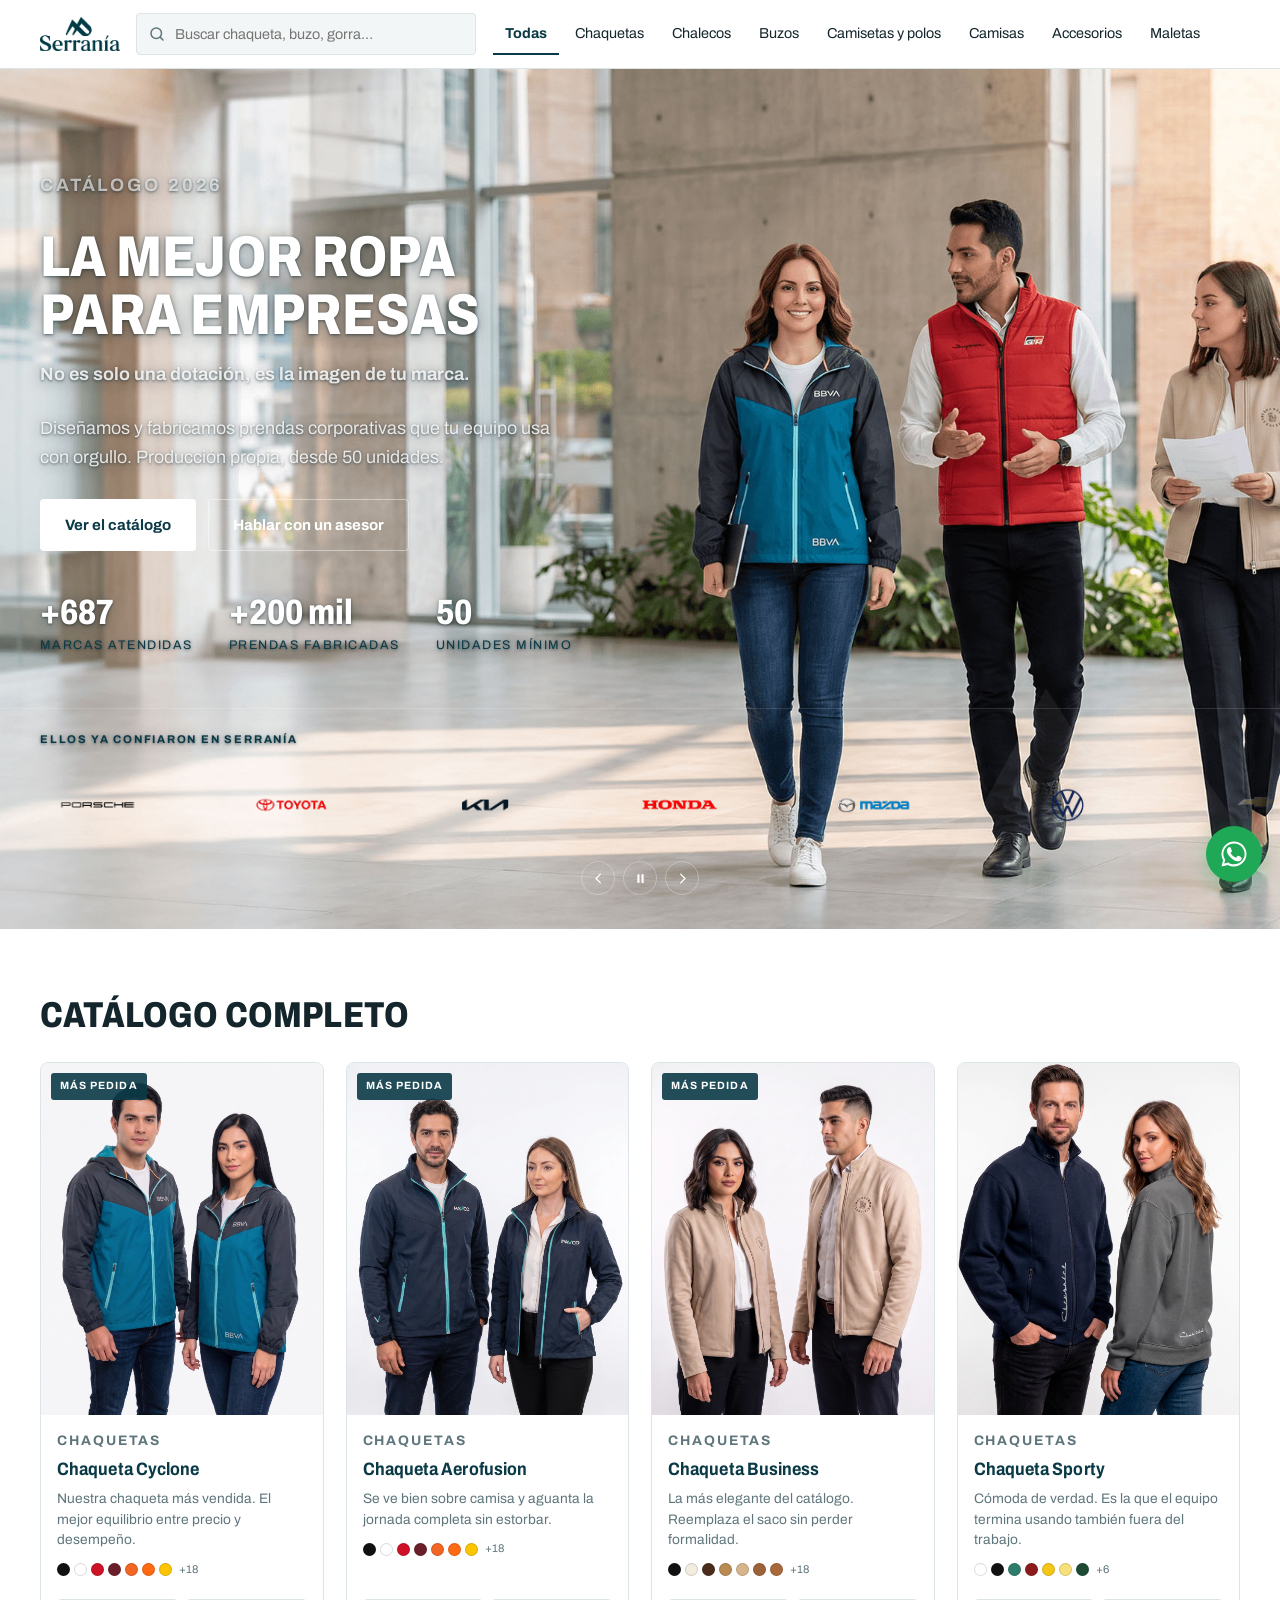
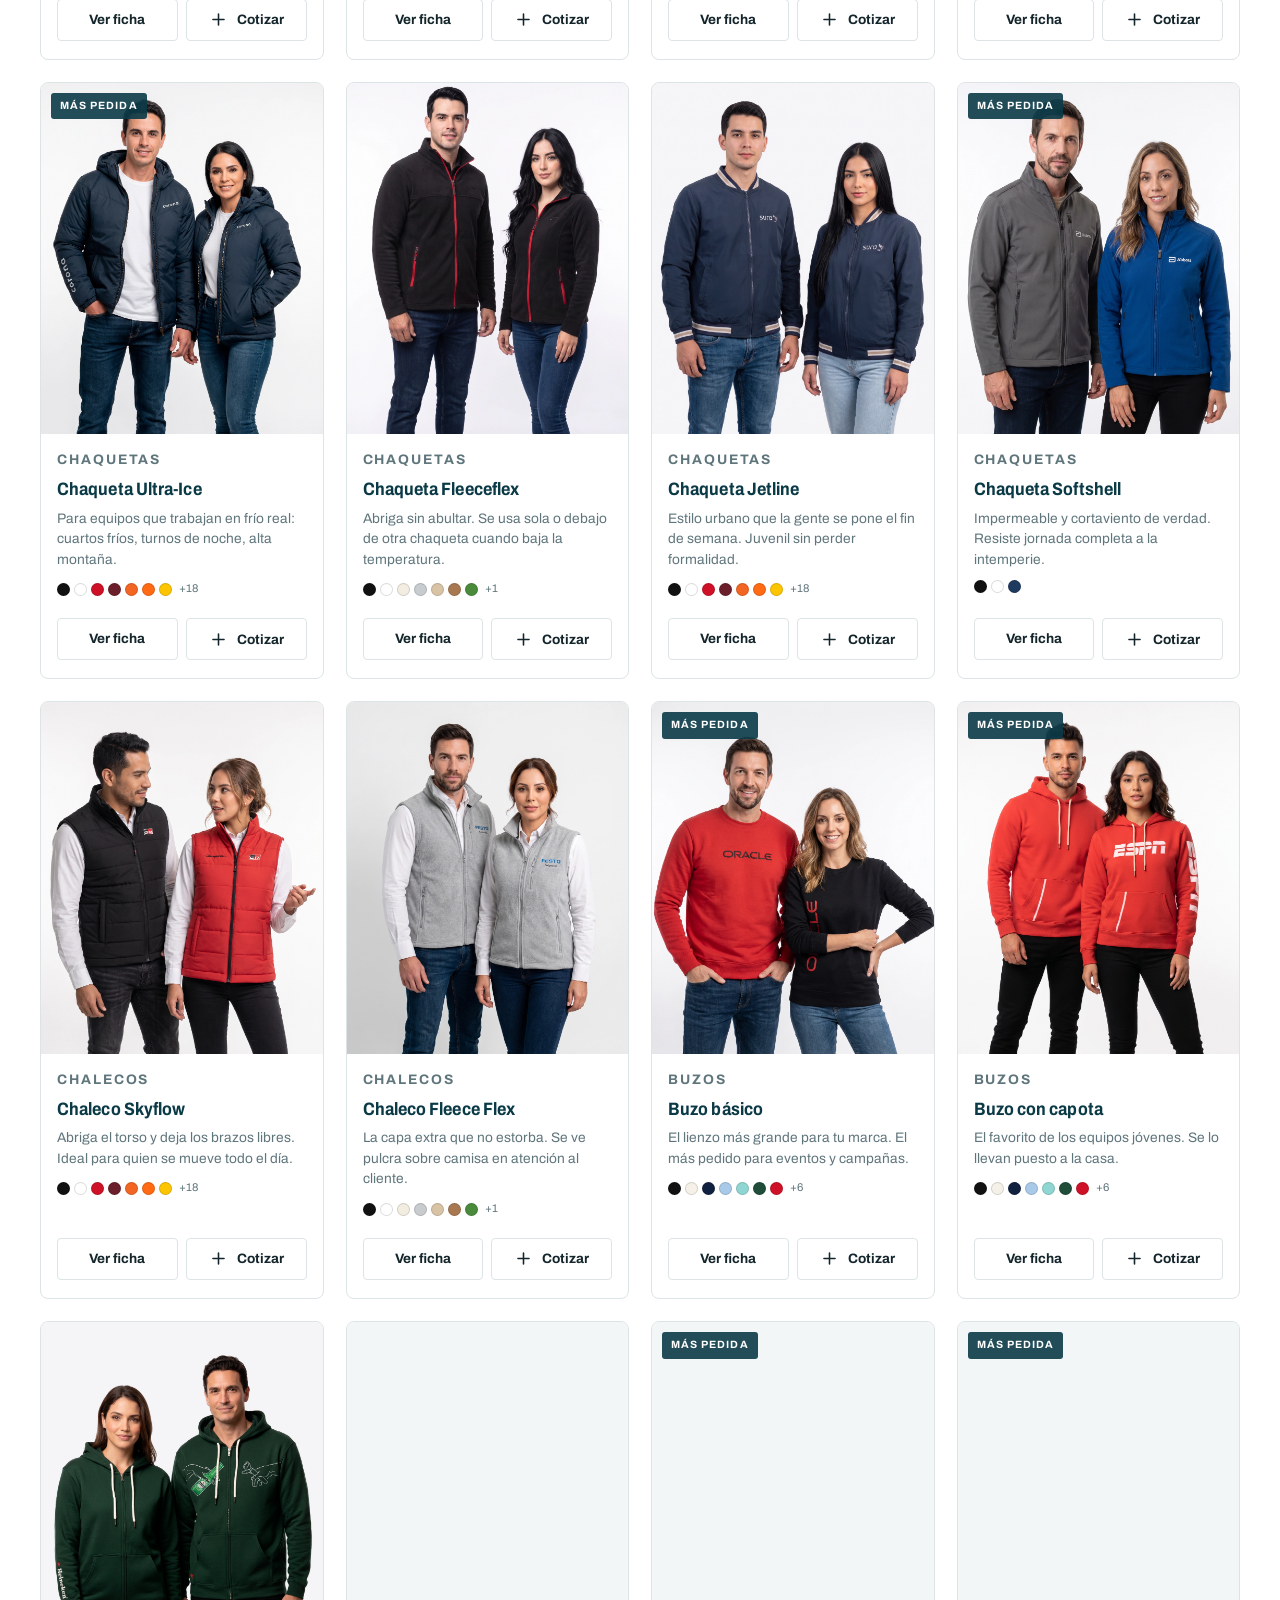
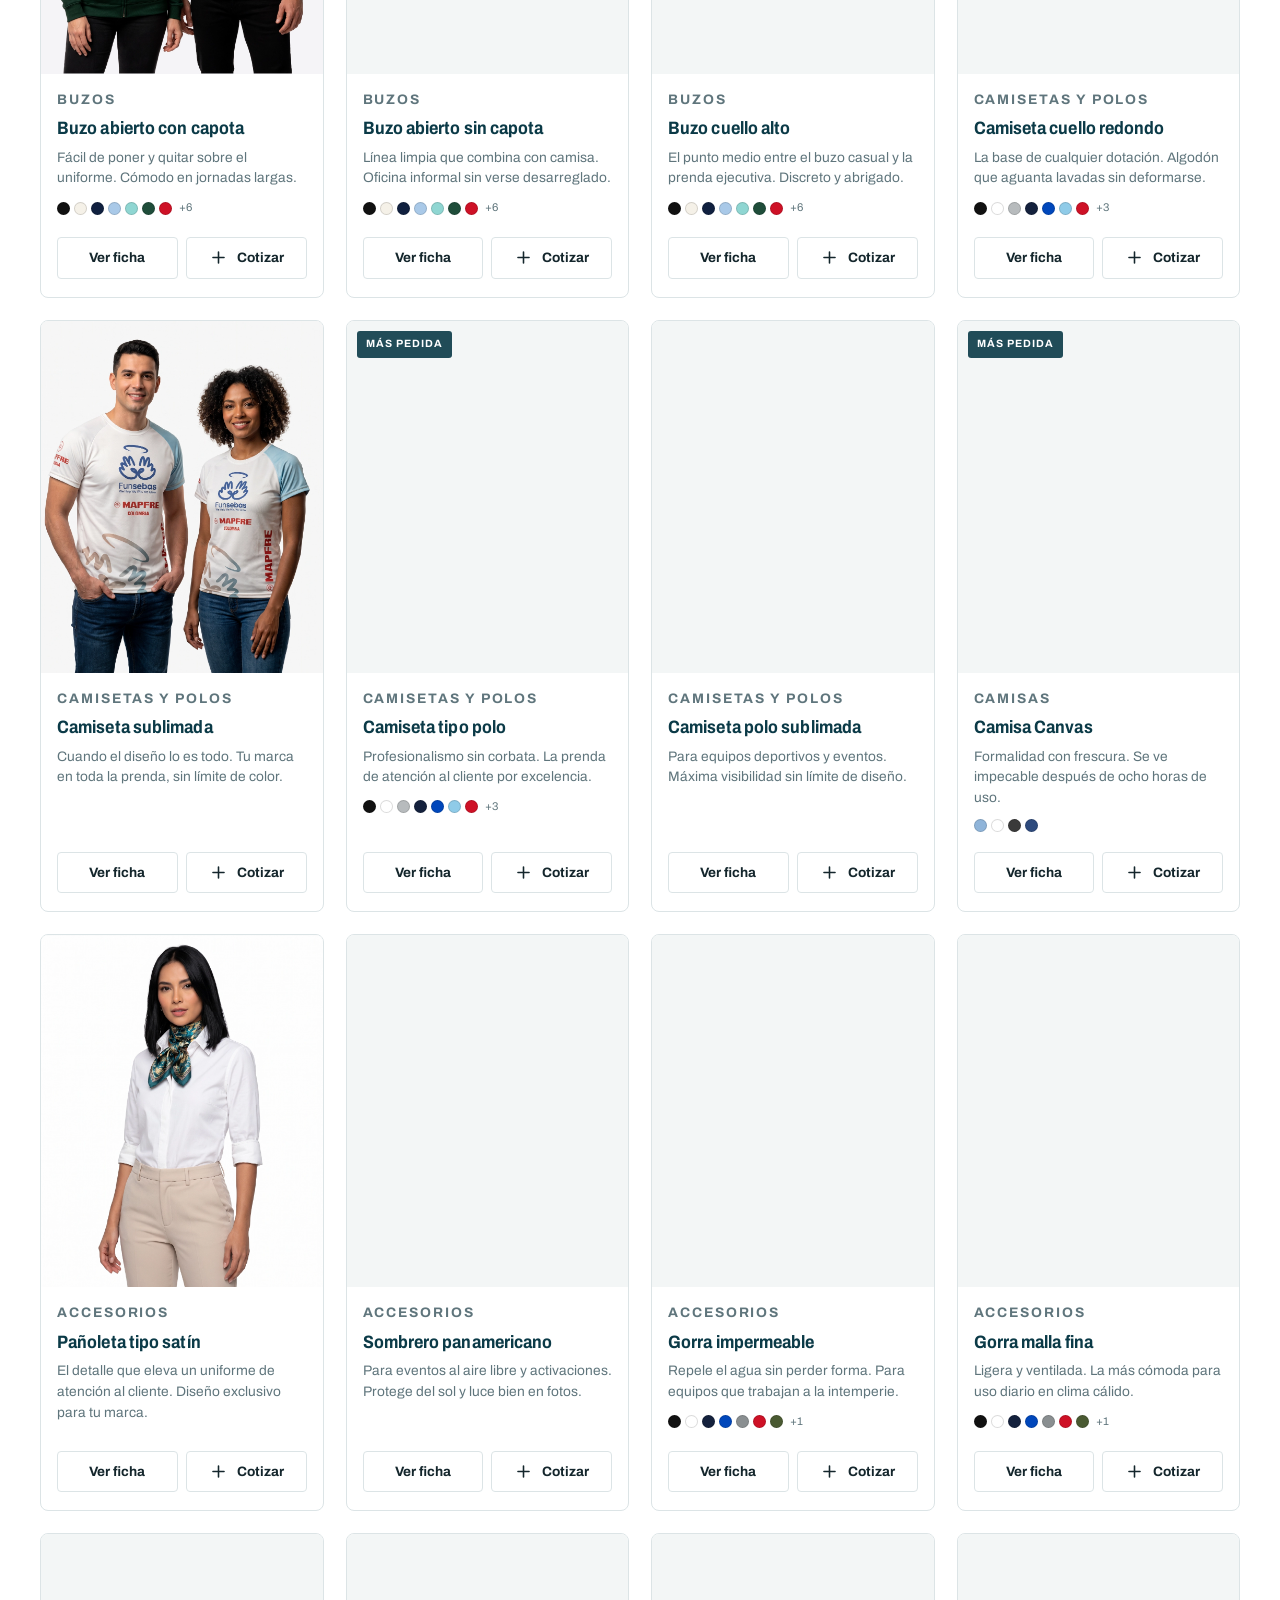
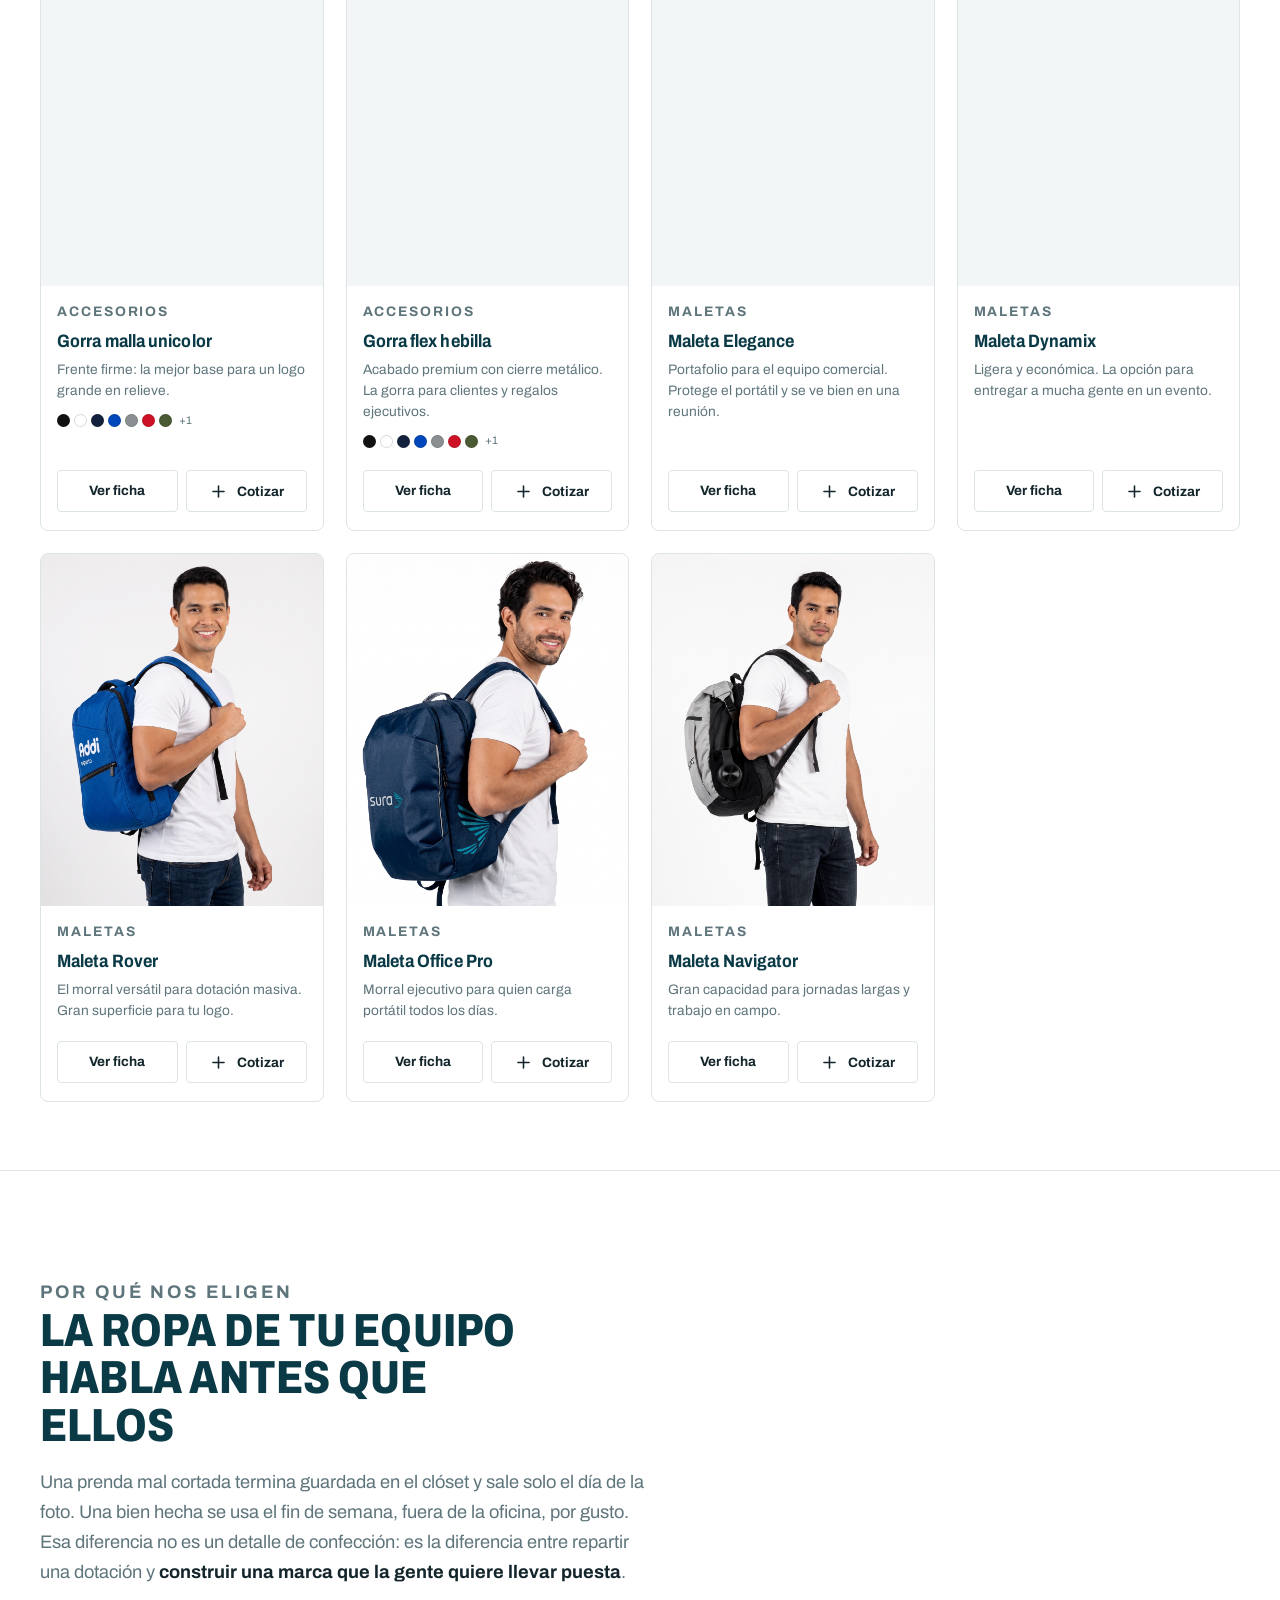
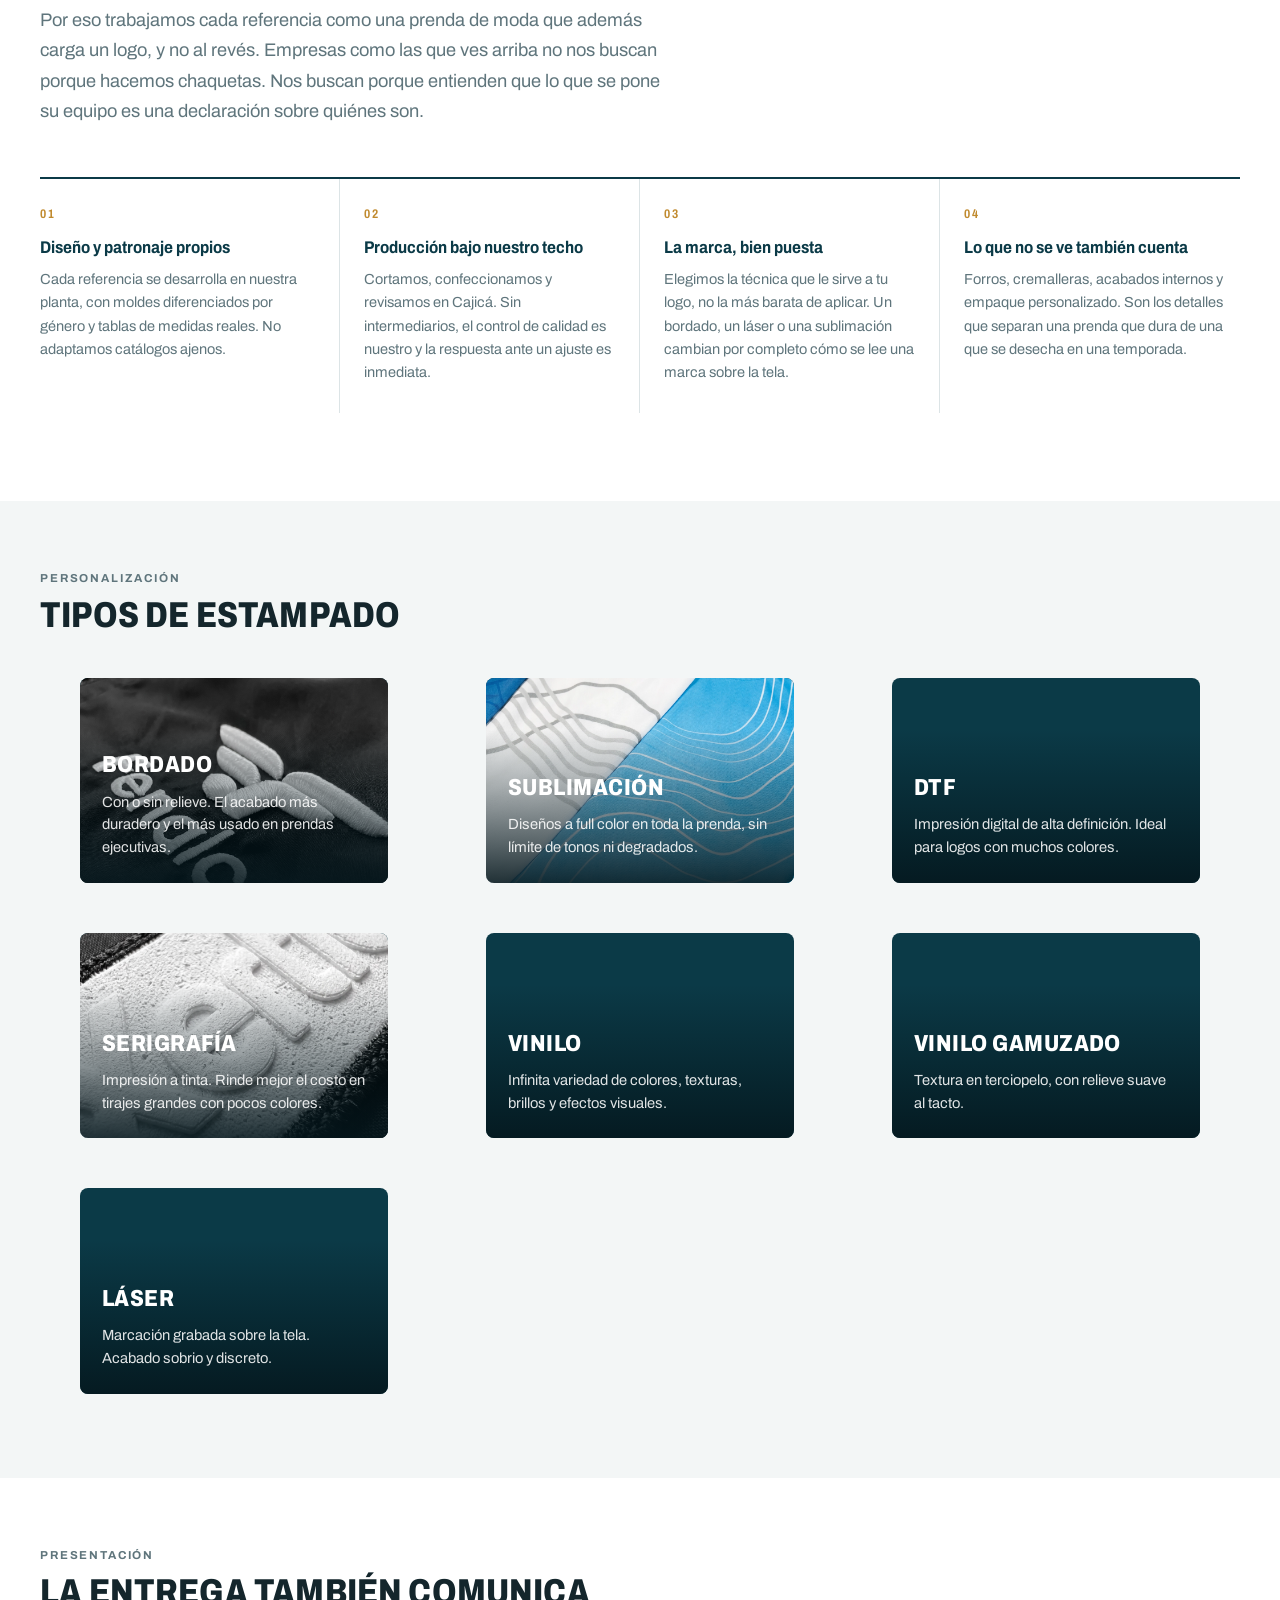
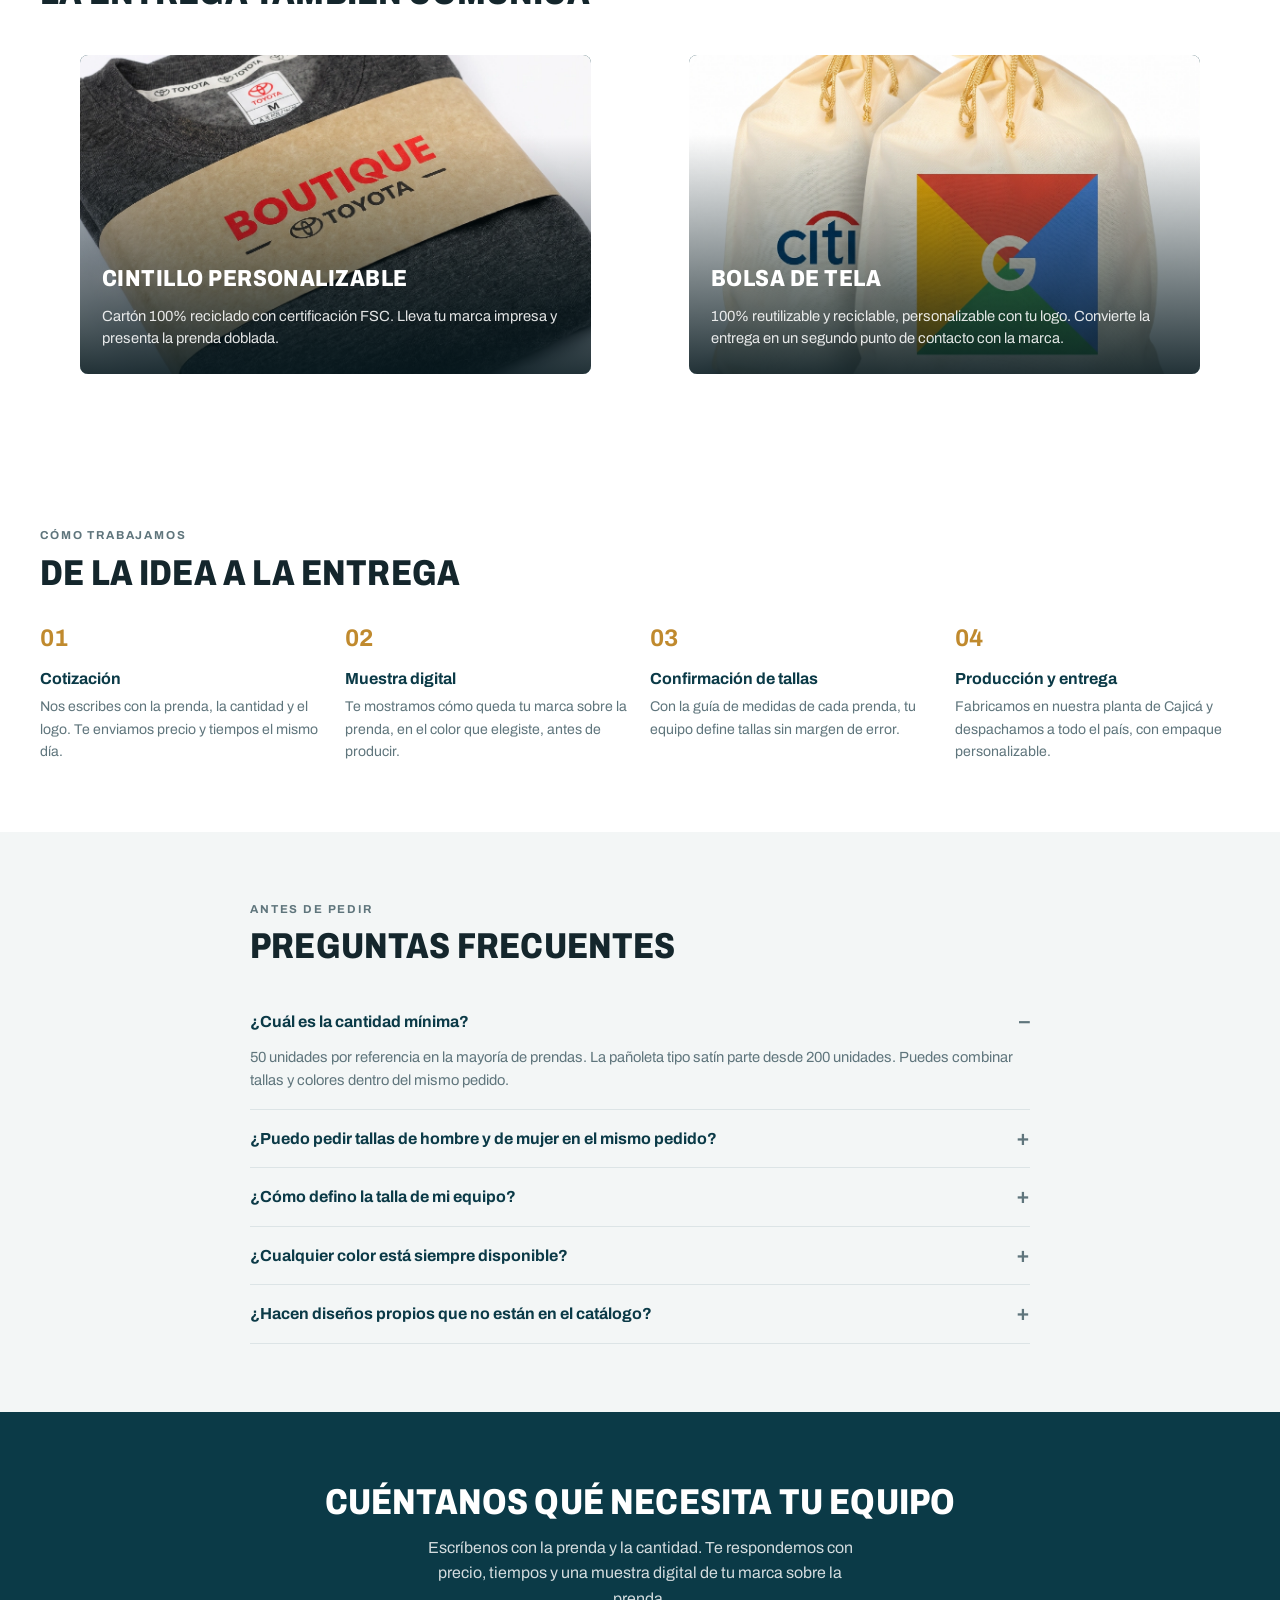
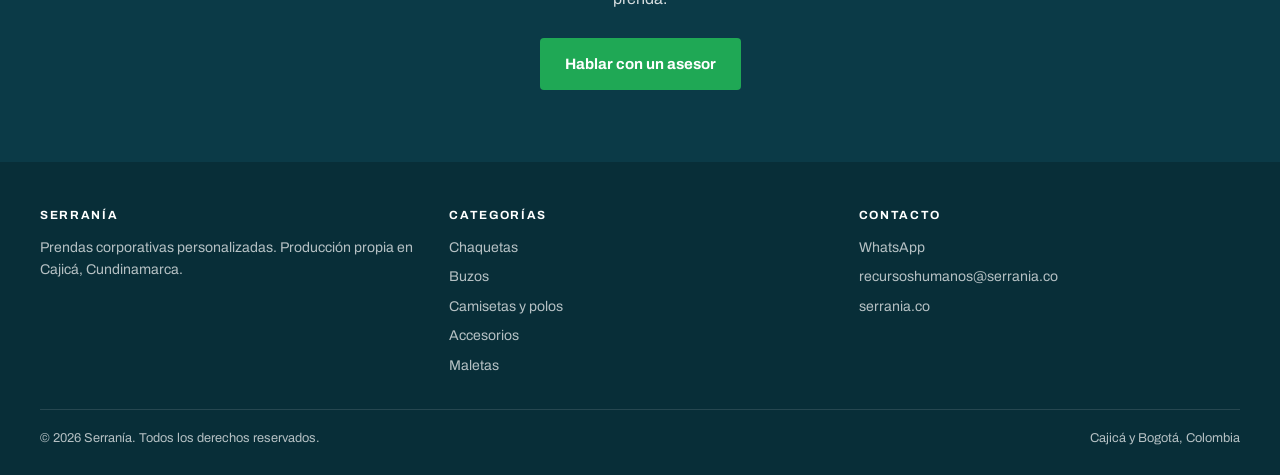
<file: index.html>
<!DOCTYPE html>
<html lang="es-CO">
<head>
<meta charset="utf-8">
<meta name="viewport" content="width=device-width, initial-scale=1">
<title>Prendas corporativas personalizadas para empresas | Serranía</title>
<meta name="description" content="Fabricamos chaquetas, buzos, camisetas, camisas y accesorios corporativos personalizados con el logo de tu empresa. Desde 50 unidades. Bogotá y Cajicá, Colombia.">
<link rel="canonical" href="https://serrania.co/">

<meta property="og:type" content="website">
<meta property="og:title" content="Prendas corporativas personalizadas | Serranía">
<meta property="og:description" content="Chaquetas, buzos, camisetas y accesorios con tu logo. Desde 50 unidades.">
<meta property="og:locale" content="es_CO">
<meta property="og:url" content="https://serrania.co/">

<meta name="theme-color" content="#0B3A47">
<link rel="preload" href="css/estilos.css" as="style">
<link rel="stylesheet" href="css/estilos.css">
</head>
<body>

<a href="#catalogo" class="solo-lectores">Saltar al catálogo</a>

<!-- ================= CABECERA ================= -->
<header class="cabecera">
  <div class="contenedor cabecera-fila">
    <a class="logo" href="index.html" aria-label="Serranía, inicio">
      <img src="img/logo.png" alt="Serranía" width="150" height="34">
    </a>

    <div class="buscador">
      <svg viewBox="0 0 24 24" fill="none" stroke="currentColor" stroke-width="2" stroke-linecap="round" aria-hidden="true"><circle cx="11" cy="11" r="7"/><path d="m20 20-3.5-3.5"/></svg>
      <label for="buscar" class="solo-lectores">Buscar una prenda</label>
      <input type="search" id="buscar" placeholder="Buscar chaqueta, buzo, gorra…" autocomplete="off">
      <div class="sugerencias oculto" id="sugerencias" role="listbox"></div>
    </div>

    <nav class="nav" id="nav" aria-label="Categorías"></nav>

    <div class="acciones">
      <button type="button" class="btn-icono btn-menu" id="btn-menu" aria-label="Abrir menú" aria-expanded="false">
        <svg viewBox="0 0 24 24" fill="none" stroke="currentColor" stroke-width="2" stroke-linecap="round" aria-hidden="true"><path d="M4 7h16M4 12h16M4 17h16"/></svg>
      </button>
    </div>
  </div>
</header>

<!-- ================= PORTADA ================= -->
<section class="portada">
  <div class="contenedor">
    <p class="rotulo">Catálogo 2026</p>
    <h1 class="display">La mejor ropa<br>para empresas</h1>
    <p class="portada-gancho">No es solo una dotación, es la imagen de tu marca.</p>
    <p>Diseñamos y fabricamos prendas corporativas que tu equipo usa con orgullo. Producción propia, desde 50 unidades.</p>
    <div class="portada-botones">
      <a class="btn btn-claro" href="#catalogo">Ver el catálogo</a>
      <a class="btn btn-linea-claro" id="wa-portada" href="#" target="_blank" rel="noopener">Hablar con un asesor</a>
    </div>

    <div class="cifras">
      <div class="cifra"><strong>+687</strong><span>Marcas atendidas</span></div>
      <div class="cifra"><strong>+200 mil</strong><span>Prendas fabricadas</span></div>
      <div class="cifra"><strong>50</strong><span>Unidades mínimo</span></div>
    </div>
  </div>

  <!-- Cinta de marcas apoyada en el borde inferior del hero -->
  <div class="marcas-hero" id="marcas-hero" aria-label="Marcas que han confiado en Serranía"></div>
</section>

<!-- ================= REJILLA ================= -->
<section class="seccion" id="catalogo">
  <div class="contenedor">
    <div class="seccion-cabeza">
      <h2 class="display" id="titulo-catalogo">Catálogo completo</h2>
    </div>
    <div class="rejilla" id="rejilla"></div>
  </div>
</section>

<!-- ================= POR QUÉ NOS ELIGEN ================= -->
<section class="manifiesto">
  <div class="contenedor">
    <div class="manifiesto-intro">
      <p class="rotulo">Por qué nos eligen</p>
      <h2 class="display">La ropa de tu equipo habla antes que ellos</h2>
      <p>Una prenda mal cortada termina guardada en el clóset y sale solo el día de la foto. Una bien hecha se usa el fin de semana, fuera de la oficina, por gusto. Esa diferencia no es un detalle de confección: es la diferencia entre repartir una dotación y <strong>construir una marca que la gente quiere llevar puesta</strong>.</p>
      <p>Por eso trabajamos cada referencia como una prenda de moda que además carga un logo, y no al revés. Empresas como las que ves arriba no nos buscan porque hacemos chaquetas. Nos buscan porque entienden que lo que se pone su equipo es una declaración sobre quiénes son.</p>
    </div>

    <div class="pilares">
      <div class="pilar">
        <span class="pilar-numero">01</span>
        <h3>Diseño y patronaje propios</h3>
        <p>Cada referencia se desarrolla en nuestra planta, con moldes diferenciados por género y tablas de medidas reales. No adaptamos catálogos ajenos.</p>
      </div>
      <div class="pilar">
        <span class="pilar-numero">02</span>
        <h3>Producción bajo nuestro techo</h3>
        <p>Cortamos, confeccionamos y revisamos en Cajicá. Sin intermediarios, el control de calidad es nuestro y la respuesta ante un ajuste es inmediata.</p>
      </div>
      <div class="pilar">
        <span class="pilar-numero">03</span>
        <h3>La marca, bien puesta</h3>
        <p>Elegimos la técnica que le sirve a tu logo, no la más barata de aplicar. Un bordado, un láser o una sublimación cambian por completo cómo se lee una marca sobre la tela.</p>
      </div>
      <div class="pilar">
        <span class="pilar-numero">04</span>
        <h3>Lo que no se ve también cuenta</h3>
        <p>Forros, cremalleras, acabados internos y empaque personalizado. Son los detalles que separan una prenda que dura de una que se desecha en una temporada.</p>
      </div>
    </div>
  </div>
</section>

<!-- ================= TIPOS DE ESTAMPADO ================= -->
<section class="seccion seccion-niebla">
  <div class="contenedor">
    <div class="seccion-cabeza">
      <div>
        <p class="rotulo">Personalización</p>
        <h2 class="display">Tipos de estampado</h2>
      </div>
    </div>
    <div class="medios" id="estampados"></div>
  </div>
</section>

<!-- ================= EMPAQUE ================= -->
<section class="seccion">
  <div class="contenedor">
    <div class="seccion-cabeza">
      <div>
        <p class="rotulo">Presentación</p>
        <h2 class="display">La entrega también comunica</h2>
      </div>
    </div>
    <div class="medios medios-dos" id="empaque"></div>
  </div>
</section>

<!-- ================= PROCESO ================= -->
<section class="seccion">
  <div class="contenedor">
    <div class="seccion-cabeza">
      <div>
        <p class="rotulo">Cómo trabajamos</p>
        <h2 class="display">De la idea a la entrega</h2>
      </div>
    </div>
    <div class="pasos">
      <div class="paso"><strong>Cotización</strong><p>Nos escribes con la prenda, la cantidad y el logo. Te enviamos precio y tiempos el mismo día.</p></div>
      <div class="paso"><strong>Muestra digital</strong><p>Te mostramos cómo queda tu marca sobre la prenda, en el color que elegiste, antes de producir.</p></div>
      <div class="paso"><strong>Confirmación de tallas</strong><p>Con la guía de medidas de cada prenda, tu equipo define tallas sin margen de error.</p></div>
      <div class="paso"><strong>Producción y entrega</strong><p>Fabricamos en nuestra planta de Cajicá y despachamos a todo el país, con empaque personalizable.</p></div>
    </div>
  </div>
</section>

<!-- ================= PREGUNTAS ================= -->
<section class="seccion seccion-niebla">
  <div class="contenedor" style="max-width:820px">
    <div class="seccion-cabeza">
      <div>
        <p class="rotulo">Antes de pedir</p>
        <h2 class="display">Preguntas frecuentes</h2>
      </div>
    </div>
    <div class="faq">
      <details open>
        <summary>¿Cuál es la cantidad mínima?</summary>
        <p>50 unidades por referencia en la mayoría de prendas. La pañoleta tipo satín parte desde 200 unidades. Puedes combinar tallas y colores dentro del mismo pedido.</p>
      </details>
      <details>
        <summary>¿Puedo pedir tallas de hombre y de mujer en el mismo pedido?</summary>
        <p>Sí. Varias referencias tienen molde diferenciado por género y en la ficha de cada prenda encuentras las dos tablas de medidas.</p>
      </details>
      <details>
        <summary>¿Cómo defino la talla de mi equipo?</summary>
        <p>Cada ficha trae la guía de medidas con el dibujo de referencia. Se mide una prenda que ya se tenga, extendida sobre una superficie plana. Las medidas pueden variar hasta 2 cm.</p>
      </details>
      <details>
        <summary>¿Cualquier color está siempre disponible?</summary>
        <p>Los colores que ves en cada ficha están sujetos a disponibilidad de telas en inventario. Al cotizar confirmamos existencias antes de cerrar el pedido.</p>
      </details>
      <details>
        <summary>¿Hacen diseños propios que no están en el catálogo?</summary>
        <p>Sí. Trabajamos sobre diseño propio del cliente o adaptamos una referencia existente. Escríbenos con la idea o con una foto de referencia.</p>
      </details>
    </div>
  </div>
</section>

<!-- ================= CIERRE ================= -->
<section class="franja">
  <div class="contenedor">
    <h2 class="display">Cuéntanos qué necesita tu equipo</h2>
    <p>Escríbenos con la prenda y la cantidad. Te respondemos con precio, tiempos y una muestra digital de tu marca sobre la prenda.</p>
    <a class="btn btn-primario" id="wa-cierre" href="#" target="_blank" rel="noopener">Hablar con un asesor</a>
  </div>
</section>

<!-- ================= PIE ================= -->
<footer class="pie">
  <div class="contenedor">
    <div class="pie-rejilla">
      <div>
        <h4>Serranía</h4>
        <p style="margin:0">Prendas corporativas personalizadas. Producción propia en Cajicá, Cundinamarca.</p>
      </div>
      <div>
        <h4>Categorías</h4>
        <ul>
          <li><a href="index.html?categoria=chaquetas">Chaquetas</a></li>
          <li><a href="index.html?categoria=buzos">Buzos</a></li>
          <li><a href="index.html?categoria=camisetas">Camisetas y polos</a></li>
          <li><a href="index.html?categoria=accesorios">Accesorios</a></li>
          <li><a href="index.html?categoria=maletas">Maletas</a></li>
        </ul>
      </div>
      <div>
        <h4>Contacto</h4>
        <ul>
          <li><a id="wa-pie" href="#" target="_blank" rel="noopener">WhatsApp</a></li>
          <li><a id="correo-pie" href="#">Correo</a></li>
          <li><a href="https://serrania.co" target="_blank" rel="noopener">serrania.co</a></li>
        </ul>
      </div>
    </div>
    <div class="pie-abajo">
      <span>© <span id="ano"></span> Serranía. Todos los derechos reservados.</span>
      <span>Cajicá y Bogotá, Colombia</span>
    </div>
  </div>
</footer>

<!-- Bandeja de cotización y botón flotante -->
<div class="bandeja" id="bandeja" aria-live="polite"></div>
<a class="flotante" id="wa-flotante" href="#" target="_blank" rel="noopener" aria-label="Escribir por WhatsApp">
  <svg viewBox="0 0 24 24" fill="currentColor" aria-hidden="true"><path d="M17.5 14.4c-.3-.2-1.7-.9-2-1-.3-.1-.5-.1-.7.1-.2.3-.7 1-.9 1.2-.2.2-.3.2-.6.1-.3-.2-1.2-.5-2.3-1.4-.9-.8-1.4-1.7-1.6-2-.2-.3 0-.5.1-.6l.5-.5c.1-.2.2-.3.3-.5 0-.2 0-.4 0-.5 0-.2-.7-1.6-.9-2.2-.2-.6-.5-.5-.7-.5h-.6c-.2 0-.5.1-.8.4-.3.3-1 1-1 2.5s1.1 2.9 1.2 3.1c.1.2 2.1 3.2 5 4.5.7.3 1.2.5 1.7.6.7.2 1.3.2 1.8.1.6-.1 1.7-.7 1.9-1.4.2-.7.2-1.2.2-1.4-.1-.1-.3-.2-.6-.3z"/><path d="M12 2C6.5 2 2 6.5 2 12c0 1.8.5 3.4 1.3 4.9L2 22l5.2-1.3c1.4.8 3 1.2 4.8 1.2 5.5 0 10-4.5 10-10S17.5 2 12 2zm0 18.2c-1.6 0-3.1-.4-4.4-1.2l-.3-.2-3.1.8.8-3-.2-.3c-.8-1.3-1.3-2.9-1.3-4.5C3.5 7.3 7.3 3.5 12 3.5S20.5 7.3 20.5 12 16.7 20.2 12 20.2z"/></svg>
</a>

<script src="js/config.js"></script>
<script src="js/datos-colores.js"></script>
<script src="js/datos-tallas.js"></script>
<script src="js/datos-productos.js"></script>
<script src="js/datos-marcas.js"></script>
<script src="js/comunes.js"></script>
<script src="js/catalogo.js"></script>
<script>
  document.addEventListener("DOMContentLoaded", function(){
    document.getElementById("ano").textContent = new Date().getFullYear();
    montarMarcas();
    montarEstampados();
    montarEmpaque();
    ["wa-portada","wa-cierre","wa-pie"].forEach(function(id){
      var el = document.getElementById(id);
      if (el) el.href = waGeneral();
    });
    var c = document.getElementById("correo-pie");
    if (c){ c.href = "mailto:" + CONFIG.correo; c.textContent = CONFIG.correo; }
  });
</script>

<script type="application/ld+json">
{
  "@context":"https://schema.org",
  "@type":"Organization",
  "name":"Serranía",
  "url":"https://serrania.co",
  "description":"Fabricación de prendas corporativas personalizadas para empresas.",
  "address":{"@type":"PostalAddress","addressLocality":"Cajicá","addressRegion":"Cundinamarca","addressCountry":"CO"}
}
</script>
</body>
</html>
</file>
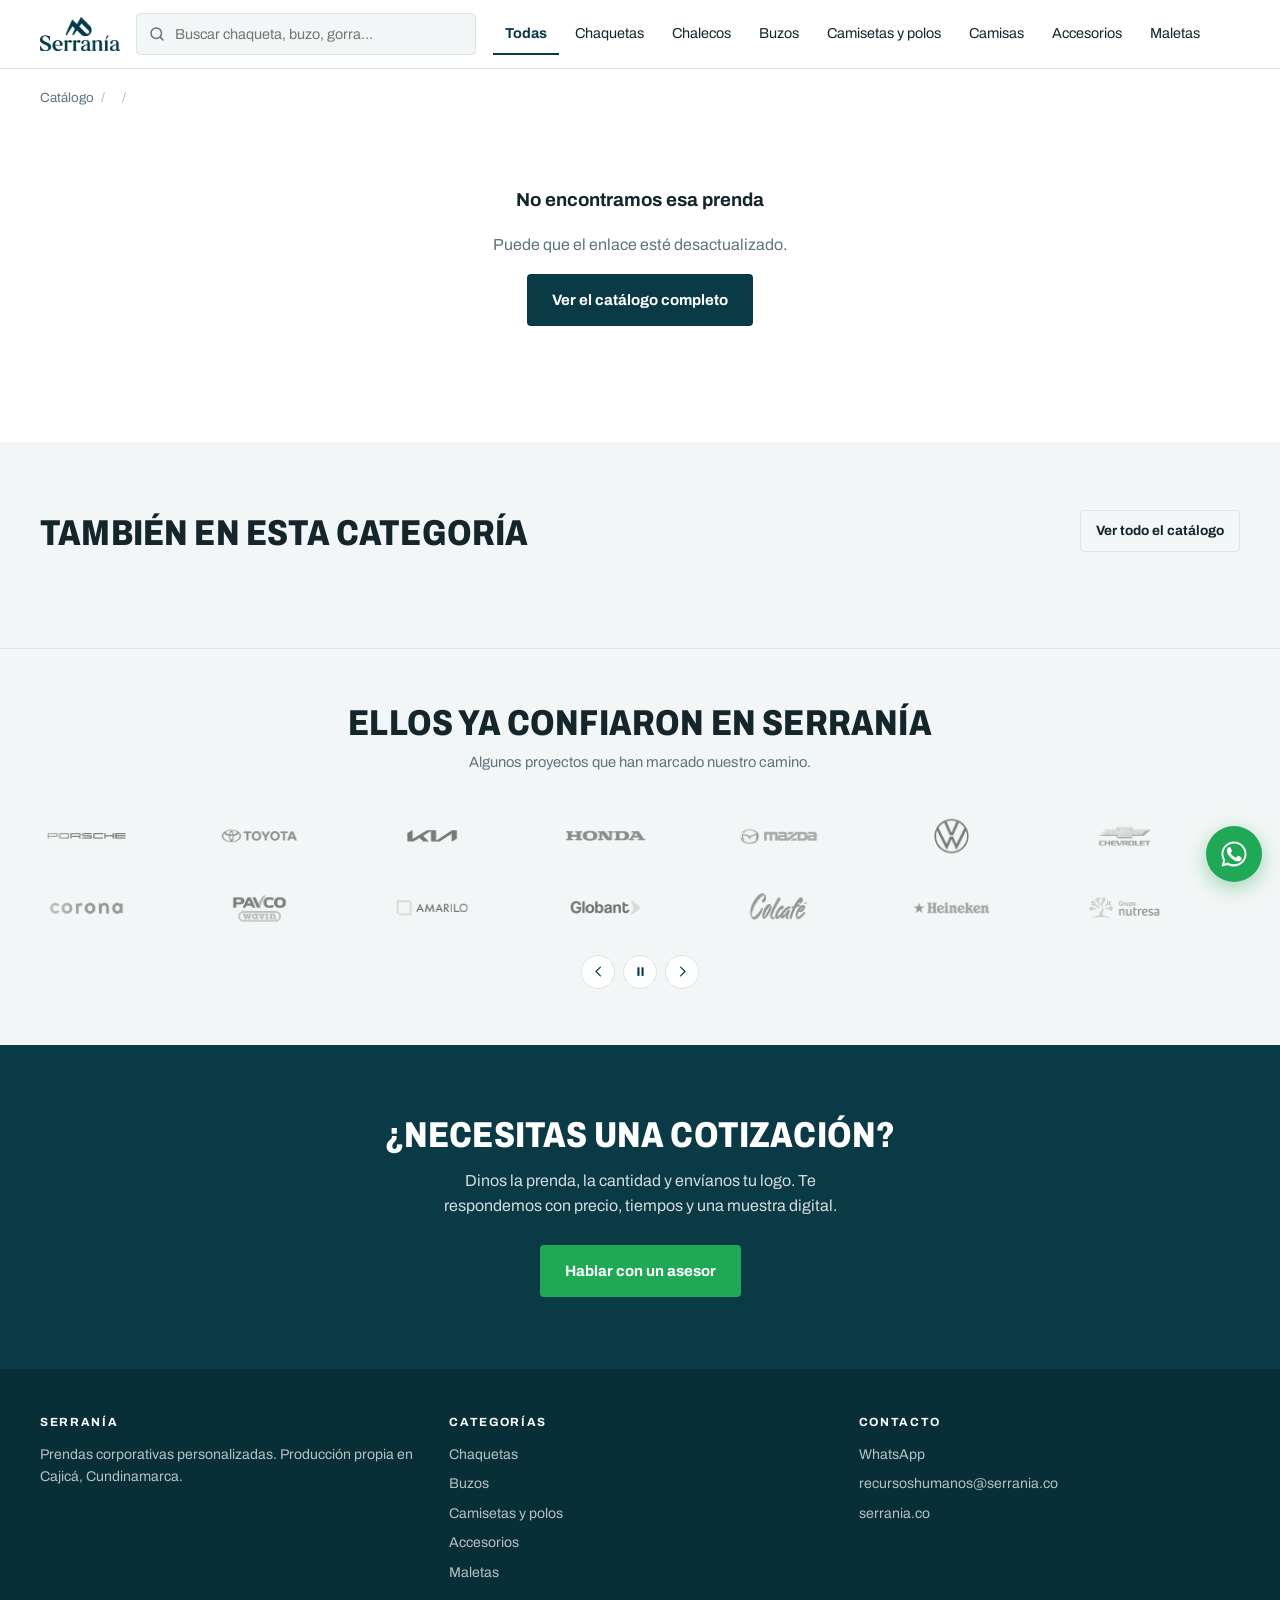
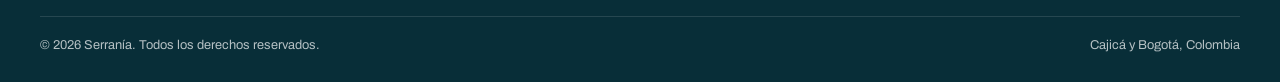
<file: producto.html>
<!DOCTYPE html>
<html lang="es-CO">
<head>
<meta charset="utf-8">
<meta name="viewport" content="width=device-width, initial-scale=1">
<title>Prenda corporativa | Serranía</title>
<meta name="description" content="Prenda corporativa personalizada con el logo de tu empresa. Desde 50 unidades.">
<link rel="canonical" href="https://serrania.co/producto.html">

<meta property="og:type" content="product">
<meta property="og:title" content="Prenda corporativa | Serranía">
<meta property="og:description" content="Prenda corporativa personalizada con el logo de tu empresa.">
<meta property="og:image" content="">
<meta property="og:url" content="">
<meta property="og:locale" content="es_CO">

<meta name="theme-color" content="#0B3A47">
<link rel="stylesheet" href="css/estilos.css">
</head>
<body>

<a href="#ficha" class="solo-lectores">Saltar al contenido</a>

<!-- ================= CABECERA ================= -->
<header class="cabecera">
  <div class="contenedor cabecera-fila">
    <a class="logo" href="index.html" aria-label="Serranía, inicio">
      <img src="img/logo.png" alt="Serranía" width="150" height="34">
    </a>

    <div class="buscador">
      <svg viewBox="0 0 24 24" fill="none" stroke="currentColor" stroke-width="2" stroke-linecap="round" aria-hidden="true"><circle cx="11" cy="11" r="7"/><path d="m20 20-3.5-3.5"/></svg>
      <label for="buscar" class="solo-lectores">Buscar una prenda</label>
      <input type="search" id="buscar" placeholder="Buscar chaqueta, buzo, gorra…" autocomplete="off">
      <div class="sugerencias oculto" id="sugerencias" role="listbox"></div>
    </div>

    <nav class="nav" id="nav" aria-label="Categorías"></nav>

    <div class="acciones">
      <button type="button" class="btn-icono btn-menu" id="btn-menu" aria-label="Abrir menú" aria-expanded="false">
        <svg viewBox="0 0 24 24" fill="none" stroke="currentColor" stroke-width="2" stroke-linecap="round" aria-hidden="true"><path d="M4 7h16M4 12h16M4 17h16"/></svg>
      </button>
    </div>
  </div>
</header>

<!-- ================= MIGAS ================= -->
<div class="contenedor">
  <nav class="migas" aria-label="Ruta de navegación">
    <a href="index.html">Catálogo</a><span>/</span>
    <a href="#" id="miga-categoria"></a><span>/</span>
    <span id="miga-producto"></span>
  </nav>
</div>

<!-- ================= FICHA ================= -->
<main class="contenedor">
  <div class="ficha" id="ficha">

    <!-- Carrusel -->
    <div class="carrusel">
      <div class="carrusel-marco">
        <div class="carrusel-pista" id="carrusel-pista"></div>
        <button type="button" class="carrusel-flecha flecha-izq" id="flecha-izq" aria-label="Foto anterior">
          <svg viewBox="0 0 24 24" fill="none" stroke="currentColor" stroke-width="2" stroke-linecap="round" stroke-linejoin="round" aria-hidden="true"><path d="m15 5-7 7 7 7"/></svg>
        </button>
        <button type="button" class="carrusel-flecha flecha-der" id="flecha-der" aria-label="Foto siguiente">
          <svg viewBox="0 0 24 24" fill="none" stroke="currentColor" stroke-width="2" stroke-linecap="round" stroke-linejoin="round" aria-hidden="true"><path d="m9 5 7 7-7 7"/></svg>
        </button>
      </div>
      <div class="carrusel-puntos" id="carrusel-puntos"></div>
      <div class="miniaturas" id="miniaturas"></div>
    </div>

    <!-- Información -->
    <div class="ficha-info">
      <p class="rotulo" id="categoria"></p>
      <h1 class="display" id="nombre"></h1>
      <p class="ficha-resumen" id="resumen"></p>

      <ul class="claves" id="claves"></ul>
      <p class="ficha-detalle" id="detalle"></p>

      <div class="acciones-ficha" id="acciones-ficha"></div>

      <div class="bloque" id="bloque-colores"></div>
      <div class="bloque" id="bloque-tallas"></div>
      <div class="bloque" id="bloque-tecnicas"></div>
      <div class="bloque" id="bloque-datos"></div>
    </div>

  </div>
</main>

<!-- ================= RELACIONADOS ================= -->
<section class="seccion seccion-niebla" id="relacionados">
  <div class="contenedor">
    <div class="seccion-cabeza">
      <h2 class="display">También en esta categoría</h2>
      <a class="btn btn-linea btn-chico" href="index.html">Ver todo el catálogo</a>
    </div>
    <div class="rejilla" id="rejilla-relacionados"></div>
  </div>
</section>

<!-- ================= MARCAS CLIENTE ================= -->
<section class="marcas" id="marcas" aria-label="Marcas que han confiado en Serranía"></section>

<!-- ================= CIERRE ================= -->
<section class="franja">
  <div class="contenedor">
    <h2 class="display">¿Necesitas una cotización?</h2>
    <p>Dinos la prenda, la cantidad y envíanos tu logo. Te respondemos con precio, tiempos y una muestra digital.</p>
    <a class="btn btn-primario" id="wa-cierre" href="#" target="_blank" rel="noopener">Hablar con un asesor</a>
  </div>
</section>

<!-- ================= PIE ================= -->
<footer class="pie">
  <div class="contenedor">
    <div class="pie-rejilla">
      <div>
        <h4>Serranía</h4>
        <p style="margin:0">Prendas corporativas personalizadas. Producción propia en Cajicá, Cundinamarca.</p>
      </div>
      <div>
        <h4>Categorías</h4>
        <ul>
          <li><a href="index.html?categoria=chaquetas">Chaquetas</a></li>
          <li><a href="index.html?categoria=buzos">Buzos</a></li>
          <li><a href="index.html?categoria=camisetas">Camisetas y polos</a></li>
          <li><a href="index.html?categoria=accesorios">Accesorios</a></li>
          <li><a href="index.html?categoria=maletas">Maletas</a></li>
        </ul>
      </div>
      <div>
        <h4>Contacto</h4>
        <ul>
          <li><a id="wa-pie" href="#" target="_blank" rel="noopener">WhatsApp</a></li>
          <li><a id="correo-pie" href="#">Correo</a></li>
          <li><a href="https://serrania.co" target="_blank" rel="noopener">serrania.co</a></li>
        </ul>
      </div>
    </div>
    <div class="pie-abajo">
      <span>© <span id="ano"></span> Serranía. Todos los derechos reservados.</span>
      <span>Cajicá y Bogotá, Colombia</span>
    </div>
  </div>
</footer>

<div class="bandeja" id="bandeja" aria-live="polite"></div>
<a class="flotante" id="wa-flotante" href="#" target="_blank" rel="noopener" aria-label="Escribir por WhatsApp">
  <svg viewBox="0 0 24 24" fill="currentColor" aria-hidden="true"><path d="M17.5 14.4c-.3-.2-1.7-.9-2-1-.3-.1-.5-.1-.7.1-.2.3-.7 1-.9 1.2-.2.2-.3.2-.6.1-.3-.2-1.2-.5-2.3-1.4-.9-.8-1.4-1.7-1.6-2-.2-.3 0-.5.1-.6l.5-.5c.1-.2.2-.3.3-.5 0-.2 0-.4 0-.5 0-.2-.7-1.6-.9-2.2-.2-.6-.5-.5-.7-.5h-.6c-.2 0-.5.1-.8.4-.3.3-1 1-1 2.5s1.1 2.9 1.2 3.1c.1.2 2.1 3.2 5 4.5.7.3 1.2.5 1.7.6.7.2 1.3.2 1.8.1.6-.1 1.7-.7 1.9-1.4.2-.7.2-1.2.2-1.4-.1-.1-.3-.2-.6-.3z"/><path d="M12 2C6.5 2 2 6.5 2 12c0 1.8.5 3.4 1.3 4.9L2 22l5.2-1.3c1.4.8 3 1.2 4.8 1.2 5.5 0 10-4.5 10-10S17.5 2 12 2zm0 18.2c-1.6 0-3.1-.4-4.4-1.2l-.3-.2-3.1.8.8-3-.2-.3c-.8-1.3-1.3-2.9-1.3-4.5C3.5 7.3 7.3 3.5 12 3.5S20.5 7.3 20.5 12 16.7 20.2 12 20.2z"/></svg>
</a>

<script src="js/config.js"></script>
<script src="js/datos-colores.js"></script>
<script src="js/datos-tallas.js"></script>
<script src="js/datos-productos.js"></script>
<script src="js/datos-marcas.js"></script>
<script src="js/comunes.js"></script>
<script src="js/producto.js"></script>
<script>
  document.addEventListener("DOMContentLoaded", function(){
    document.getElementById("ano").textContent = new Date().getFullYear();
    montarMarcas();
    ["wa-cierre","wa-pie"].forEach(function(id){
      var el = document.getElementById(id);
      if (el) el.href = waGeneral();
    });
    var c = document.getElementById("correo-pie");
    if (c){ c.href = "mailto:" + CONFIG.correo; c.textContent = CONFIG.correo; }
  });
</script>
</body>
</html>
</file>
<file: css/estilos.css>
@import url('https://fonts.googleapis.com/css2?family=Archivo:wdth,wght@62..125,400..800&display=swap');

/* ==========================================================================
   SERRANÍA — Catálogo de prendas corporativas
   Paleta y tipografía derivadas de la identidad de marca.
   ========================================================================== */

:root{
  --tinta:      #0B3A47;   /* azul petróleo del logo */
  --tinta-alta: #0F4E5E;
  --texto:      #14262C;
  --suave:      #5F757C;
  --linea:      #DCE4E6;
  --niebla:     #F3F6F6;
  --papel:      #FFFFFF;
  --acento:     #C08A2E;   /* dorado, uso mínimo */
  --whatsapp:   #1FA855;

  --radio:   4px;
  --radio-g: 8px;
  --ancho:   1240px;

  --sans: "Archivo", "Helvetica Neue", Arial, sans-serif;
  --display: "Archivo", "Arial Narrow", sans-serif;

  --sombra: 0 1px 2px rgba(11,58,71,.06), 0 8px 24px rgba(11,58,71,.06);
}

*, *::before, *::after { box-sizing: border-box; }

html { scroll-behavior: smooth; }
@media (prefers-reduced-motion: reduce){
  html { scroll-behavior: auto; }
  *, *::before, *::after { animation-duration:.01ms !important; transition-duration:.01ms !important; }
}

body{
  margin:0;
  font-family: var(--sans);
  font-size: 16px;
  line-height: 1.6;
  color: var(--texto);
  background: var(--papel);
  -webkit-font-smoothing: antialiased;
}

img { max-width:100%; display:block; }
a   { color: inherit; text-decoration: none; }

:focus-visible{
  outline: 3px solid var(--acento);
  outline-offset: 2px;
}

.contenedor{ width:100%; max-width: var(--ancho); margin:0 auto; padding:0 20px; }

.oculto{ display:none !important; }

.solo-lectores{
  position:absolute; width:1px; height:1px; overflow:hidden;
  clip:rect(0 0 0 0); white-space:nowrap;
}

/* ---------- Tipografía de títulos ---------- */
.display{
  font-family: var(--display);
  font-variation-settings: "wdth" 82;
  font-weight: 800;
  text-transform: uppercase;
  letter-spacing: .005em;
  line-height: 1.02;
  margin: 0;
  -webkit-text-stroke: 0;
  text-shadow: none;
}
h1.display{ font-size: clamp(2rem, 5.5vw, 3.6rem); }
h2.display{ font-size: clamp(1.5rem, 3.4vw, 2.25rem); }
h3.display{ font-size: 1.15rem; letter-spacing:.03em; }

.rotulo{
  font-size:.72rem; font-weight:700; text-transform:uppercase;
  letter-spacing:.16em; color: var(--suave); margin:0 0 10px;
}

/* ==========================================================================
   ENCABEZADO
   ========================================================================== */
.cabecera{
  position: sticky; top:0; z-index: 60;
  background: var(--papel);
  border-bottom: 1px solid var(--linea);
}
.cabecera-fila{
  display:flex; align-items:center; gap:16px;
  height: 68px;
}
.logo{ display:flex; align-items:center; gap:9px; flex:0 0 auto; }
.logo svg{ width:30px; height:auto; }
/* Logo en imagen. Ajusta la altura si tu PNG se ve muy grande o muy pequeño. */
.logo img{ height:34px; width:auto; }
.logo-texto{
  font-family: Georgia, "Times New Roman", serif;
  font-size:1.35rem; color: var(--tinta); letter-spacing:.01em;
}

.nav{ margin-left:auto; display:flex; align-items:center; gap:4px; }
.nav a{
  padding:9px 12px; border-radius: var(--radio);
  font-size:.9rem; color: var(--texto);
}
.nav a:hover{ background: var(--niebla); }
.nav a.activo{ color: var(--tinta); font-weight:700; box-shadow: inset 0 -2px 0 var(--tinta); border-radius:0; }

.acciones{ display:flex; align-items:center; gap:8px; margin-left:12px; }

.btn-icono{
  width:42px; height:42px; display:grid; place-items:center;
  border:1px solid var(--linea); border-radius: var(--radio);
  background: var(--papel); cursor:pointer; color: var(--tinta);
}
.btn-icono:hover{ background: var(--niebla); }
.btn-menu{ display:none; }

/* Buscador */
.buscador{ position:relative; flex:1 1 260px; max-width:340px; }
.buscador input{
  width:100%; height:42px; padding:0 14px 0 38px;
  border:1px solid var(--linea); border-radius: var(--radio);
  font-family:inherit; font-size:.9rem; background: var(--niebla); color:var(--texto);
}
.buscador input:focus{ background: var(--papel); border-color: var(--tinta); outline:none; }
.buscador svg{ position:absolute; left:12px; top:12px; width:18px; height:18px; color: var(--suave); }

.sugerencias{
  position:absolute; top:48px; left:0; right:0; z-index:80;
  background: var(--papel); border:1px solid var(--linea);
  border-radius: var(--radio-g); box-shadow: var(--sombra);
  max-height:340px; overflow:auto;
}
.sugerencias a{ display:block; padding:11px 14px; border-bottom:1px solid var(--niebla); font-size:.9rem; }
.sugerencias a:last-child{ border-bottom:0; }
.sugerencias a:hover, .sugerencias a:focus{ background: var(--niebla); }
.sugerencias span{ display:block; font-size:.75rem; color: var(--suave); }
.sugerencias .vacio{ padding:16px 14px; font-size:.9rem; color: var(--suave); }

/* ==========================================================================
   PORTADA
   ========================================================================== */
.portada{
  background: var(--tinta); color:#fff;
  padding: clamp(48px, 8vw, 84px) 0 0;
  position:relative; overflow:hidden;

  /* FONDO DEL HERO — versión celular (se carga primero) */
  background-image: url("../img/hero-movil.jpg");
  background-size: cover;
  background-position: center;
  background-repeat: no-repeat;
}

/* FONDO DEL HERO — versión computador, a partir de 760 px de ancho */
@media (min-width: 760px){
  .portada{ background-image: url("../img/hero.jpg"); }
}

/* Sin capa oscura: la fotografía se muestra tal cual.
   La foto debe tener la zona del texto despejada para que se lea. */
.portada > *{ position:relative; z-index:1; }

/* Silueta de montaña decorativa */
.portada::after{
  content:""; position:absolute; right:-60px; bottom:-70px;
  width:420px; height:420px; opacity:.06; z-index:1;
  background: url("data:image/svg+xml,%3Csvg xmlns='http://www.w3.org/2000/svg' viewBox='0 0 100 60'%3E%3Cpath d='M2 58 L30 6 L48 34 L60 16 L78 42 Q88 56 74 58 Z' fill='white'/%3E%3C/svg%3E") no-repeat center/contain;
  pointer-events:none;
}

/* ---------- HERO EN CELULAR ----------
   La foto ocupa la franja superior a la vista, sin nada encima.
   El texto empieza más abajo, ya sobre el azul sólido.
   Los cortes del degradado van en píxeles para que no dependan
   del alto de la sección, que cambia según el contenido. */
@media (max-width: 759px){
  .portada{
    background-size: cover;
    background-position: center top;
    padding-top: clamp(240px, 68vw, 340px);
  }
  .portada::after{ display:none; }
}
.portada .rotulo{ color: rgba(255,255,255,.62); }
.portada h1{ max-width: 15ch; }
.portada p{
  max-width: 52ch; margin:18px 0 28px;
  font-size: clamp(1rem, 1.5vw, 1.12rem); color: rgba(255,255,255,.84);
}
.portada-botones{ display:flex; flex-wrap:wrap; gap:12px; }

/* Cifras de respaldo */
.cifras{ display:flex; flex-wrap:wrap; gap:36px; margin-top:44px; }
.cifra strong{
  display:block; font-family:var(--display); font-variation-settings:"wdth" 80;
  font-size:2.2rem; font-weight:800; line-height:1;
}
.cifra span{ font-size:.78rem; text-transform:uppercase; letter-spacing:.12em; color:rgba(255,255,255,.6); }

/* ==========================================================================
   BOTONES
   ========================================================================== */
.btn{
  display:inline-flex; align-items:center; justify-content:center; gap:9px;
  padding: 13px 24px; border:1px solid transparent; border-radius: var(--radio);
  font-family:inherit; font-size:.94rem; font-weight:700; cursor:pointer;
  transition: background .15s ease, color .15s ease, border-color .15s ease;
  text-align:center;
}
.btn svg{ width:19px; height:19px; flex:none; }

.btn-primario{ background: var(--whatsapp); color:#fff; }
.btn-primario:hover{ background:#188744; }

.btn-oscuro{ background: var(--tinta); color:#fff; }
.btn-oscuro:hover{ background: var(--tinta-alta); }

.btn-claro{ background:#fff; color: var(--tinta); }
.btn-claro:hover{ background: var(--niebla); }

.btn-linea{ background:transparent; border-color: var(--linea); color: var(--texto); }
.btn-linea:hover{ border-color: var(--tinta); color: var(--tinta); }

.btn-linea-claro{ background:transparent; border-color: rgba(255,255,255,.42); color:#fff; }
.btn-linea-claro:hover{ background: rgba(255,255,255,.12); }

.btn-bloque{ width:100%; }
.btn-chico{ padding:9px 15px; font-size:.85rem; }

/* ==========================================================================
   SECCIONES Y FILTROS
   ========================================================================== */
.seccion{ padding: clamp(44px, 6vw, 68px) 0; }
.seccion-niebla{ background: var(--niebla); }

.seccion-cabeza{
  display:flex; align-items:flex-end; justify-content:space-between;
  gap:20px; flex-wrap:wrap; margin-bottom:28px;
}

/* Barra de filtros */
.filtros{
  position: sticky; top: 68px; z-index: 40;
  background: var(--papel); border-bottom:1px solid var(--linea);
  padding:14px 0;
}
.filtros-fila{ display:flex; align-items:center; gap:10px; flex-wrap:wrap; }
.filtros-grupo{ display:flex; gap:7px; flex-wrap:wrap; align-items:center; }
.filtros-etiqueta{
  font-size:.72rem; text-transform:uppercase; letter-spacing:.12em;
  color: var(--suave); font-weight:700; margin-right:2px;
}

.pastilla{
  padding:7px 14px; border:1px solid var(--linea); border-radius:100px;
  background: var(--papel); font-family:inherit; font-size:.85rem;
  color: var(--texto); cursor:pointer; white-space:nowrap;
}
.pastilla:hover{ border-color: var(--tinta); }
.pastilla[aria-pressed="true"]{ background: var(--tinta); border-color: var(--tinta); color:#fff; }

.conteo{ margin-left:auto; font-size:.85rem; color: var(--suave); }

/* ==========================================================================
   REJILLA DE PRODUCTOS
   ========================================================================== */
.rejilla{
  display:grid; gap: 22px;
  grid-template-columns: repeat(auto-fill, minmax(250px, 1fr));
}

.tarjeta{
  background: var(--papel);
  border:1px solid var(--linea); border-radius: var(--radio-g);
  overflow:hidden; display:flex; flex-direction:column;
  transition: box-shadow .18s ease, transform .18s ease;
}
.tarjeta:hover{ box-shadow: var(--sombra); transform: translateY(-2px); }

.tarjeta-foto{
  position:relative; aspect-ratio: 4/5; background: var(--niebla); overflow:hidden;
}
.tarjeta-foto img{ width:100%; height:100%; object-fit:cover; }
.tarjeta-foto .marcador{
  position:absolute; top:10px; left:10px;
  background: rgba(11,58,71,.9); color:#fff;
  font-size:.66rem; font-weight:700; text-transform:uppercase; letter-spacing:.1em;
  padding:5px 9px; border-radius:3px;
}

.tarjeta-cuerpo{ padding:16px 16px 18px; display:flex; flex-direction:column; flex:1; gap:8px; }
.tarjeta-categoria{
  font-size:.68rem; text-transform:uppercase; letter-spacing:.14em; color: var(--suave); font-weight:700;
}
.tarjeta h3{
  font-family: var(--display);
  font-variation-settings: "wdth" 88;
  font-size:1.12rem; margin:0; font-weight:700; color: var(--tinta);
  letter-spacing:.005em; line-height:1.2;
}
.tarjeta p{ margin:0; font-size:.86rem; color: var(--suave); line-height:1.5; }

.tarjeta-colores{ display:flex; gap:4px; align-items:center; margin-top:2px; }
.punto{ width:13px; height:13px; border-radius:50%; border:1px solid rgba(0,0,0,.14); }
.punto-mas{ font-size:.7rem; color: var(--suave); margin-left:3px; }

.tarjeta-pie{ margin-top:auto; padding-top:12px; display:flex; gap:8px; }
.tarjeta-pie .btn{ flex:1; }

/* Marcador de placeholder cuando falta la foto */
.sin-foto{
  width:100%; height:100%; display:grid; place-items:center;
  background: repeating-linear-gradient(45deg, #EDF1F2 0 12px, #F5F8F8 12px 24px);
  color: var(--suave); font-size:.72rem; text-transform:uppercase; letter-spacing:.12em; text-align:center; padding:12px;
}

.vacio-resultado{
  grid-column:1/-1; text-align:center; padding:60px 20px; color: var(--suave);
}
.vacio-resultado h3{ color: var(--texto); margin:0 0 8px; }

/* ==========================================================================
   FICHA DE PRODUCTO
   ========================================================================== */
.migas{ padding:18px 0; font-size:.83rem; color: var(--suave); }
.migas a:hover{ color: var(--tinta); text-decoration:underline; }
.migas span{ margin:0 7px; opacity:.5; }

.ficha{
  display:grid; grid-template-columns: minmax(0,1.05fr) minmax(0,1fr);
  gap: clamp(28px, 4vw, 56px); padding-bottom: 56px; align-items:start;
}

/* --- Carrusel --- */
.carrusel{ position: sticky; top: 92px; }
.carrusel-marco{
  position:relative; aspect-ratio:4/5; background: var(--niebla);
  border-radius: var(--radio-g); overflow:hidden; border:1px solid var(--linea);
}
.carrusel-pista{ display:flex; height:100%; transition: transform .32s ease; }
.carrusel-pista > *{ min-width:100%; height:100%; }
.carrusel-pista img{ width:100%; height:100%; object-fit:cover; }

.carrusel-flecha{
  position:absolute; top:50%; transform:translateY(-50%);
  width:40px; height:40px; border-radius:50%; border:0;
  background: rgba(255,255,255,.94); color: var(--tinta);
  display:grid; place-items:center; cursor:pointer; box-shadow: var(--sombra);
}
.carrusel-flecha:hover{ background:#fff; }
.carrusel-flecha[disabled]{ opacity:.3; cursor:default; }
.flecha-izq{ left:12px; } .flecha-der{ right:12px; }

.carrusel-puntos{ display:flex; gap:7px; justify-content:center; margin-top:12px; }
.carrusel-puntos button{
  width:8px; height:8px; border-radius:50%; border:0; padding:0;
  background: var(--linea); cursor:pointer;
}
.carrusel-puntos button[aria-current="true"]{ background: var(--tinta); width:22px; border-radius:4px; }

.miniaturas{ display:flex; gap:9px; margin-top:12px; }
.miniaturas button{
  flex:1; aspect-ratio:1; border:1px solid var(--linea); border-radius: var(--radio);
  overflow:hidden; padding:0; background: var(--niebla); cursor:pointer;
}
.miniaturas button[aria-current="true"]{ border-color: var(--tinta); border-width:2px; }
.miniaturas img{ width:100%; height:100%; object-fit:cover; }

/* --- Panel de información --- */
.ficha-info > * + *{ margin-top:22px; }
.ficha-info h1{ color: var(--tinta); }
.ficha-resumen{ font-size:1.05rem; color: var(--suave); margin-top:12px; }

.claves{ list-style:none; padding:0; margin:0; display:grid; gap:9px; }
.claves li{ position:relative; padding-left:24px; font-size:.94rem; }
.claves li::before{
  content:""; position:absolute; left:0; top:.55em;
  width:9px; height:2px; background: var(--acento);
}

.bloque{ border-top:1px solid var(--linea); padding-top:22px; }
.bloque h2{
  font-size:.76rem; text-transform:uppercase; letter-spacing:.14em;
  color: var(--suave); margin:0 0 14px; font-weight:700;
}

/* Colores */
.paleta{ display:flex; flex-wrap:wrap; gap:9px; }
.muestra{
  width:30px; height:30px; border-radius:50%;
  border:1px solid rgba(0,0,0,.16); cursor:help;
}
.paleta-nota{ font-size:.8rem; color: var(--suave); margin:12px 0 0; }

/* Técnicas */
.tecnicas{ display:flex; flex-wrap:wrap; gap:8px; }
.tecnica{
  border:1px solid var(--linea); border-radius: var(--radio);
  padding:8px 13px; font-size:.85rem;
}
.tecnica strong{ display:block; font-size:.88rem; color: var(--tinta); }
.tecnica span{ font-size:.75rem; color: var(--suave); }

/* Datos rápidos */
.datos{ display:grid; grid-template-columns:repeat(auto-fit,minmax(150px,1fr)); gap:16px; }
.dato span{ display:block; font-size:.72rem; text-transform:uppercase; letter-spacing:.11em; color: var(--suave); }
.dato strong{ font-size:.98rem; color: var(--texto); font-weight:700; }

/* Acciones */
.acciones-ficha{ display:grid; gap:10px; }

/* ==========================================================================
   TABLA DE TALLAS
   ========================================================================== */
.tallas-pestanas{ display:flex; gap:6px; margin-bottom:14px; }
.tallas-pestanas button{
  padding:8px 16px; border:1px solid var(--linea); border-radius: var(--radio);
  background: var(--papel); font-family:inherit; font-size:.86rem; cursor:pointer;
}
.tallas-pestanas button[aria-selected="true"]{ background: var(--tinta); color:#fff; border-color: var(--tinta); }

.tallas-caja{ display:grid; grid-template-columns: 130px 1fr; gap:20px; align-items:start; }
.tallas-esquema{
  background: var(--niebla); border-radius: var(--radio); padding:10px;
}
.tallas-esquema svg{ width:100%; height:auto; }

.tabla-envoltura{ overflow-x:auto; -webkit-overflow-scrolling:touch; }
table.tallas{ width:100%; border-collapse:collapse; font-size:.88rem; min-width:300px; }
table.tallas th, table.tallas td{
  padding:9px 10px; text-align:center; border-bottom:1px solid var(--linea);
}
table.tallas thead th{
  background: var(--tinta); color:#fff; font-size:.72rem;
  text-transform:uppercase; letter-spacing:.08em; border-bottom:0;
}
table.tallas thead th:first-child{ border-top-left-radius: var(--radio); }
table.tallas thead th:last-child{ border-top-right-radius: var(--radio); }
table.tallas tbody th{ background: var(--niebla); font-weight:700; }
table.tallas tbody tr:hover td{ background: #FAFCFC; }

.tallas-ayuda{ margin-top:16px; font-size:.82rem; color: var(--suave); }
.tallas-ayuda ol{ margin:0 0 10px; padding-left:18px; }
.tallas-ayuda li{ margin-bottom:4px; }
.tallas-nota{
  background: var(--niebla); border-left:3px solid var(--acento);
  padding:10px 13px; border-radius:0 var(--radio) var(--radio) 0;
  font-size:.82rem; color: var(--texto);
}
.tallas-aviso{
  background:#FFF8E8; border-left:3px solid var(--acento);
  padding:10px 13px; font-size:.82rem; margin-bottom:14px; border-radius:0 var(--radio) var(--radio) 0;
}

/* ==========================================================================
   BANDEJA DE COTIZACIÓN  (elemento distintivo del sitio)
   ========================================================================== */
.bandeja{
  position: fixed; left:0; right:0; bottom:0; z-index:70;
  background: var(--tinta); color:#fff;
  transform: translateY(110%); transition: transform .26s ease;
  box-shadow: 0 -6px 28px rgba(11,58,71,.22);
}
.bandeja.visible{ transform: translateY(0); }
.bandeja-fila{
  display:flex; align-items:center; gap:16px; padding:14px 0; flex-wrap:wrap;
}
.bandeja-texto{ flex:1; min-width:180px; }
.bandeja-texto strong{ display:block; font-size:.98rem; }
.bandeja-texto span{ font-size:.82rem; color: rgba(255,255,255,.7); }
.bandeja-items{ display:flex; gap:6px; flex-wrap:wrap; }
.chip{
  display:inline-flex; align-items:center; gap:6px;
  background: rgba(255,255,255,.13); border-radius:100px;
  padding:5px 8px 5px 12px; font-size:.8rem;
}
.chip button{
  background:none; border:0; color:rgba(255,255,255,.75);
  cursor:pointer; font-size:1.05rem; line-height:1; padding:0 2px;
}
.chip button:hover{ color:#fff; }

/* Botón flotante de WhatsApp */
.flotante{
  position: fixed; right:18px; bottom:18px; z-index:65;
  width:56px; height:56px; border-radius:50%;
  background: var(--whatsapp); color:#fff;
  display:grid; place-items:center;
  box-shadow: 0 6px 20px rgba(31,168,85,.4);
  transition: transform .18s ease, bottom .26s ease;
}
.flotante:hover{ transform: scale(1.06); }
.flotante svg{ width:30px; height:30px; }
body.con-bandeja .flotante{ bottom:96px; }

/* ==========================================================================
   BLOQUES DE APOYO
   ========================================================================== */
/* Técnicas de marcación en portada */
.tecnicas-rejilla{
  display:grid; gap:14px;
  grid-template-columns: repeat(auto-fit, minmax(180px,1fr));
}
.tecnica-tarjeta{
  background: var(--papel); border:1px solid var(--linea);
  border-radius: var(--radio-g); padding:20px;
}
.tecnica-tarjeta strong{ display:block; color: var(--tinta); margin-bottom:5px; }
.tecnica-tarjeta p{ margin:0; font-size:.86rem; color: var(--suave); }

/* Pasos del proceso */
.pasos{ display:grid; gap:20px; grid-template-columns: repeat(auto-fit, minmax(200px,1fr)); counter-reset: paso; }
.paso{ counter-increment: paso; }
.paso::before{
  content: counter(paso, decimal-leading-zero);
  display:block; font-family:var(--display); font-size:1.5rem;
  color: var(--acento); margin-bottom:8px; font-weight:700;
}
.paso strong{ display:block; margin-bottom:5px; color: var(--tinta); }
.paso p{ margin:0; font-size:.88rem; color: var(--suave); }

/* Preguntas frecuentes */
.faq details{
  border-bottom:1px solid var(--linea); padding:16px 0;
}
.faq summary{
  cursor:pointer; font-weight:700; color: var(--tinta);
  list-style:none; display:flex; justify-content:space-between; gap:16px; align-items:center;
}
.faq summary::-webkit-details-marker{ display:none; }
.faq summary::after{ content:"+"; font-size:1.35rem; color: var(--suave); line-height:1; }
.faq details[open] summary::after{ content:"–"; }
.faq p{ margin:11px 0 0; color: var(--suave); font-size:.92rem; }

/* Franja de cierre */
.franja{
  background: var(--tinta); color:#fff; text-align:center;
  padding: clamp(44px,6vw,72px) 0;
}
.franja p{ max-width:48ch; margin:14px auto 26px; color: rgba(255,255,255,.82); }

/* ==========================================================================
   PIE
   ========================================================================== */
.pie{ background:#082E38; color: rgba(255,255,255,.7); padding:44px 0 26px; font-size:.88rem; }
.pie-rejilla{ display:grid; gap:28px; grid-template-columns: repeat(auto-fit,minmax(180px,1fr)); }
.pie h4{
  color:#fff; font-size:.74rem; text-transform:uppercase; letter-spacing:.14em; margin:0 0 12px;
}
.pie ul{ list-style:none; margin:0; padding:0; display:grid; gap:7px; }
.pie a:hover{ color:#fff; text-decoration:underline; }
.pie-abajo{
  margin-top:32px; padding-top:18px; border-top:1px solid rgba(255,255,255,.12);
  display:flex; justify-content:space-between; gap:14px; flex-wrap:wrap; font-size:.8rem;
}

/* ==========================================================================
   RESPONSIVE
   ========================================================================== */
@media (max-width: 1000px){
  .ficha{ grid-template-columns:1fr; }
  .carrusel{ position:static; }
}

@media (max-width: 860px){
  .btn-menu{ display:grid; }

  /* Encabezado de una sola fila: logo a la izquierda, botón a la derecha.
     El buscador se traslada dentro del menú (lo mueve comunes.js). */
  .cabecera-fila{
    height: 62px; padding: 0 20px;
    flex-wrap: nowrap; gap: 12px;
  }
  .acciones{ margin-left: auto; }

  .nav{
    /* 100% = justo debajo del encabezado */
    display:none; position:absolute; top:100%; left:0; right:0;
    background: var(--papel); border-bottom:1px solid var(--linea);
    flex-wrap: wrap; align-items: stretch;
    padding: 14px 20px 18px; gap: 8px;
    box-shadow: var(--sombra);
  }
  .nav.abierto{ display:flex; }

  /* El buscador ocupa toda la fila superior del menú */
  .nav .buscador{ flex: 1 1 100%; max-width: none; }

  /* Las categorías en dos columnas: la mitad de alto que en lista */
  .nav a{
    flex: 1 1 calc(50% - 4px);
    padding: 11px 10px;
    border: 1px solid var(--linea); border-radius: var(--radio);
    font-size: .88rem; text-align: center;
  }
  .nav a:hover{ border-color: var(--tinta); background: var(--papel); }
  .nav a.activo{
    box-shadow: none;
    background: var(--tinta); color: #fff; border-color: var(--tinta);
  }

  /* Los filtros se fijan JUSTO DEBAJO del encabezado, no encima de él.
     Con top:0 quedaban tapados a medias por la barra superior. */
  .filtros{ top: 62px; }
}

@media (max-width: 640px){
  .rejilla{ grid-template-columns: repeat(2, 1fr); gap:14px; }
  .tarjeta-cuerpo{ padding:12px 12px 14px; }
  .tarjeta h3{ font-size:.92rem; }
  .tarjeta p{ display:none; }
  .tarjeta-pie{ flex-direction:column; }
  .tallas-caja{ grid-template-columns:1fr; }
  .tallas-esquema{ max-width:130px; }
  .cifras{ gap:24px; }
  /* En celular las categorías ya están en el menú hamburguesa.
     Repetirlas aquí duplicaba la navegación y cortaba las pastillas,
     así que esa fila se oculta y solo queda el filtro por uso. */
  .filtros{ padding: 9px 0; }
  .filtros-fila:first-child{ display: none; }
  .filtros-fila:last-child{ margin-top: 0 !important; flex-wrap: nowrap; }
  .filtros-grupo{
    flex-wrap: nowrap;
    overflow-x: auto;
    -webkit-overflow-scrolling: touch;
    scrollbar-width: none;
    padding: 1px 20px 2px 0;
    margin-right: -20px;
  }
  .filtros-grupo::-webkit-scrollbar{ display: none; }
  .filtros-etiqueta{ flex: none; margin-bottom: 0; }
  .conteo{ display: none; }
}

@media (max-width: 400px){
  .rejilla{ grid-template-columns:1fr; }
}

/* ==========================================================================
   IMPRESIÓN
   ========================================================================== */
@media print{
  .cabecera, .filtros, .bandeja, .flotante, .franja, .pie, .tarjeta-pie, .acciones-ficha{ display:none !important; }
  .ficha{ grid-template-columns:1fr 1fr; }
  body{ font-size:11pt; }
}

/* ==========================================================================
   CINTA DE MARCAS CLIENTE
   Dos filas en sentido contrario, en movimiento continuo.
   Se detiene al pasar el mouse y respeta "reducir movimiento" del sistema.
   ========================================================================== */
.marcas{
  padding: clamp(38px, 5vw, 56px) 0;
  background: var(--niebla);
  border-top: 1px solid var(--linea);
  overflow: hidden;
}
.marcas-cabeza{ text-align:center; margin-bottom: 26px; }
.marcas-cabeza p{ margin:10px 0 0; color: var(--suave); font-size:.92rem; }

.cinta{
  position: relative;
  overflow: hidden;
  padding: 6px 0;
  /* Difumina los bordes para que las marcas entren y salgan sin corte seco */
  -webkit-mask-image: linear-gradient(90deg, transparent, #000 7%, #000 93%, transparent);
          mask-image: linear-gradient(90deg, transparent, #000 7%, #000 93%, transparent);
}
.cinta + .cinta{ margin-top: 4px; }

.cinta-pista{
  display: flex;
  width: max-content;
  animation: correr 58s linear infinite;
}
.cinta-inversa .cinta-pista{ animation-direction: reverse; animation-duration: 66s; }

.cinta:hover .cinta-pista,
.cinta:focus-within .cinta-pista{ animation-play-state: paused; }

@keyframes correr{
  from{ transform: translate3d(0,0,0); }
  to  { transform: translate3d(-50%,0,0); }
}

.marca{
  flex: 0 0 auto;
  height: 56px;
  min-width: 145px;
  margin: 0 14px;
  display: grid; place-items: center;
  padding: 0 18px;
  border-radius: var(--radio);
  filter: grayscale(1);
  opacity: .55;
  transition: filter .2s ease, opacity .2s ease;
}
.marca:hover{ filter: grayscale(0); opacity: 1; }

.marca img{
  max-height: 58px; width: auto; max-width: 172px;
  object-fit: contain;
}

/* Cuando todavía no hay logo, se muestra el nombre */
.marca-texto{
  font-family: var(--display);
  font-variation-settings: "wdth" 88;
  font-weight: 700;
  font-size: 1.02rem;
  color: var(--tinta);
  white-space: nowrap;
  letter-spacing: .01em;
}

@media (max-width: 640px){
  .marca{ height: 62px; min-width: 140px; margin: 0 8px; padding: 0 12px; }
  .marca img{ max-height: 46px; max-width: 138px; }
  .marca-texto{ font-size: .9rem; }
  .cinta-pista{ animation-duration: 40s; }
  .cinta-inversa .cinta-pista{ animation-duration: 46s; }
}

@media (prefers-reduced-motion: reduce){
  .cinta-pista{ animation: none; }
  .cinta{
    overflow-x: auto;
    -webkit-mask-image: none; mask-image: none;
  }
}


/* ==========================================================================
   CINTA DE MARCAS DENTRO DEL HERO
   Franja de confianza apoyada en el borde inferior de la portada.
   ========================================================================== */
.marcas-hero{
  position: relative; z-index: 1;
  margin-top: clamp(34px, 5vw, 52px);
  padding: 22px 0 clamp(26px, 4vw, 34px);
  border-top: 1px solid rgba(255,255,255,.13);
}
.marcas-hero .cinta-rotulo{
  font-size:.7rem; font-weight:700; text-transform:uppercase;
  letter-spacing:.16em; color: rgba(255,255,255,.5);
  margin: 0 0 14px;
}
.marcas-hero .marca{
  height: 72px; min-width: 170px; margin: 0 12px; padding: 0 16px;
  filter: none;
  opacity: 1;
}
.marcas-hero .marca:hover .marca-texto{ color: #fff; }
.marcas-hero .marca img{ max-height: 54px; max-width: 168px; }
.marcas-hero .marca-texto{
  color: #fff; font-size: .92rem;
  filter: none;
}
.marcas-hero .cinta-pista{ animation-duration: 72s; }

@media (max-width: 640px){
  .marcas-hero .marca{ height: 56px; min-width: 132px; margin: 0 8px; padding: 0 12px; }
  .marcas-hero .marca img{ max-height: 42px; max-width: 130px; }
  .marcas-hero .marca-texto{ font-size: .86rem; }
  .marcas-hero .cinta-pista{ animation-duration: 48s; }
}

/* ==========================================================================
   VISOR DE IMAGEN AMPLIADA
   Se abre al hacer clic en la foto de la ficha. Cierra con Esc,
   con el botón, o tocando fuera de la imagen.
   ========================================================================== */
.visor{
  position: fixed; inset: 0; z-index: 100;
  background: #072731;
  display: none;
  padding: 20px;
  opacity: 0; transition: opacity .18s ease;
}
.visor.abierto{ display: grid; grid-template-rows: auto 1fr auto; opacity: 1; }

.visor-barra{
  display: flex; align-items: center; justify-content: space-between;
  gap: 16px; color: rgba(255,255,255,.7); font-size: .86rem;
}
.visor-titulo{ font-weight: 700; color: #fff; }

.visor-cerrar{
  width: 42px; height: 42px; flex: none;
  border: 1px solid rgba(255,255,255,.25); border-radius: 50%;
  background: transparent; color: #fff; cursor: pointer;
  display: grid; place-items: center; font-size: 1.3rem; line-height: 1;
}
.visor-cerrar:hover{ background: rgba(255,255,255,.14); }

.visor-marco{
  position: relative;
  display: grid; place-items: center;
  min-height: 0; padding: 14px 0; overflow: hidden;
}
.visor-marco img{
  /* Se ajusta al alto libre descontando barra superior y miniaturas */
  max-width: 100%;
  max-height: calc(100vh - 200px);
  width: auto; height: auto;
  object-fit: contain;
  border-radius: var(--radio);
}

.visor-flecha{
  position: absolute; top: 50%; transform: translateY(-50%);
  width: 48px; height: 48px; border-radius: 50%;
  border: 1px solid rgba(255,255,255,.25);
  background: rgba(0,0,0,.35); color: #fff;
  display: grid; place-items: center; cursor: pointer;
}
.visor-flecha:hover{ background: rgba(255,255,255,.18); }
.visor-flecha[disabled]{ opacity: .25; cursor: default; }
.visor-flecha svg{ width: 22px; height: 22px; }
.visor-izq{ left: 0; } .visor-der{ right: 0; }

.visor-pie{ display: flex; gap: 9px; justify-content: center; }
.visor-pie button{
  width: 54px; height: 54px; padding: 0;
  border: 2px solid transparent; border-radius: var(--radio);
  background: rgba(255,255,255,.1); overflow: hidden; cursor: pointer;
}
.visor-pie button[aria-current="true"]{ border-color: #fff; }
.visor-pie img{ width: 100%; height: 100%; object-fit: cover; }

/* La foto de la ficha invita a ampliarse */
.carrusel-pista img{ cursor: zoom-in; }

body.visor-abierto{ overflow: hidden; }
/* Nada debe competir con la imagen ampliada */
body.visor-abierto .cabecera,
body.visor-abierto .flotante,
body.visor-abierto .bandeja{ display: none; }

@media (max-width: 640px){
  .visor{ padding: 12px; }
  .visor-flecha{ width: 40px; height: 40px; }
  .visor-pie button{ width: 44px; height: 44px; }
  .visor-marco img{ max-height: calc(100vh - 170px); }
  .visor-barra{ font-size: .78rem; }
}

/* ==========================================================================
   MANIFIESTO — por qué las empresas eligen Serranía
   ========================================================================== */
.manifiesto{
  padding: clamp(52px, 7vw, 88px) 0;
  background: var(--papel);
  border-top: 1px solid var(--linea);
}
.manifiesto-intro{ max-width: 760px; margin-bottom: clamp(34px, 4vw, 52px); }
.manifiesto-intro h2{
  font-size: clamp(1.7rem, 4vw, 2.9rem);
  color: var(--tinta);
  max-width: 20ch;
}
.manifiesto-intro p{
  margin: 18px 0 0;
  font-size: clamp(1rem, 1.6vw, 1.14rem);
  line-height: 1.65;
  color: var(--suave);
  max-width: 62ch;
}
.manifiesto-intro strong{ color: var(--texto); font-weight: 700; }

.pilares{
  display: grid; gap: 0;
  grid-template-columns: repeat(auto-fit, minmax(230px, 1fr));
  border-top: 2px solid var(--tinta);
}
.pilar{
  padding: 26px 24px 28px;
  border-right: 1px solid var(--linea);
}
.pilar:first-child{ padding-left: 0; }
.pilar:last-child{ border-right: 0; padding-right: 0; }
.pilar h3{
  font-family: var(--display);
  font-variation-settings: "wdth" 88;
  font-size: 1.06rem; font-weight: 700;
  color: var(--tinta); margin: 0 0 10px;
  line-height: 1.25;
}
.pilar p{ margin: 0; font-size: .91rem; color: var(--suave); line-height: 1.6; }
.pilar-numero{
  display: block; font-family: var(--display);
  font-variation-settings: "wdth" 80;
  font-size: .78rem; font-weight: 700; letter-spacing: .14em;
  color: var(--acento); margin-bottom: 12px;
}

@media (max-width: 760px){
  .pilar,
  .pilar:first-child,
  .pilar:last-child{
    padding: 22px 0;
    border-right: 0;
    border-bottom: 1px solid var(--linea);
  }
  .pilar:last-child{ border-bottom: 0; }
}

/* ==========================================================================
   CARRUSEL DENTRO DE LA TARJETA
   En computador avanza al pasar el mouse. En celular se desliza con el dedo.
   El clic sigue llevando a la ficha del producto.
   ========================================================================== */
.tarjeta-pista{
  display: flex; height: 100%;
  transition: transform .35s ease;
}
.tarjeta-pista > *{ min-width: 100%; height: 100%; }
.tarjeta-pista img{ width: 100%; height: 100%; object-fit: cover; }

.tarjeta-puntos{
  position: absolute; left: 0; right: 0; bottom: 9px;
  display: flex; gap: 5px; justify-content: center;
  pointer-events: none;
  opacity: 0; transition: opacity .2s ease;
}
.tarjeta-foto:hover .tarjeta-puntos,
.tarjeta-foto:focus-within .tarjeta-puntos{ opacity: 1; }

.tarjeta-puntos i{
  width: 6px; height: 6px; border-radius: 50%;
  background: rgba(255,255,255,.55);
  box-shadow: 0 0 3px rgba(0,0,0,.4);
  transition: background .2s ease, width .2s ease;
}
.tarjeta-puntos i.activo{ background: #fff; width: 16px; border-radius: 3px; }

/* En pantallas táctiles los puntos se ven siempre: son la pista de que hay más fotos */
@media (hover: none){
  .tarjeta-puntos{ opacity: 1; }
  .tarjeta-pista{ transition: transform .28s ease; }
}

@media (prefers-reduced-motion: reduce){
  .tarjeta-pista{ transition: none; }
}

/* ==========================================================================
   REJILLA DE MEDIOS — estampados y empaque
   Foto con el nombre encima, como en el catálogo impreso.
   ========================================================================== */
.medios{
  display: grid; gap: 18px;
  grid-template-columns: repeat(auto-fit, minmax(300px, 1fr));
}
.medios-dos{ grid-template-columns: repeat(auto-fit, minmax(380px, 1fr)); }

.medio{
  position: relative;
  border-radius: var(--radio-g);
  overflow: hidden;
  background: var(--tinta);
  aspect-ratio: 3/2;
  display: flex; align-items: flex-end;
}
.medios-dos .medio{ aspect-ratio: 16/10; }

.medio img{
  position: absolute; inset: 0;
  width: 100%; height: 100%; object-fit: cover;
}
.medio::after{
  content: ""; position: absolute; inset: 0;
  background: linear-gradient(to top, rgba(4,22,28,.88) 0%, rgba(4,22,28,.35) 45%, transparent 75%);
}
.medio-texto{
  position: relative; z-index: 1;
  padding: 22px 22px 24px;
  color: #fff;
}
.medio-texto strong{
  display: block;
  font-family: var(--display);
  font-variation-settings: "wdth" 84;
  font-size: 1.45rem; font-weight: 800;
  text-transform: uppercase; letter-spacing: .02em;
  margin-bottom: 7px;
}
.medio-texto span{
  display: block; font-size: .92rem; line-height: 1.55;
  color: rgba(255,255,255,.88);
}

/* Cuando aún no hay foto, el bloque se sostiene con el color de marca */
.medio-sin-foto{
  position: absolute; inset: 0;
  background:
    repeating-linear-gradient(135deg, rgba(255,255,255,.045) 0 14px, transparent 14px 28px),
    var(--tinta);
}

@media (max-width: 640px){
  .medios{ grid-template-columns: 1fr; gap: 14px; }
  .medios-dos{ grid-template-columns: 1fr; }
  .medio{ aspect-ratio: 3/2; }
  .medio-texto{ padding: 18px; }
  .medio-texto strong{ font-size: 1.25rem; }
  .medio-texto span{ display: block; font-size: .88rem; }
}
/* Frase gancho bajo el titular del hero */
.portada-gancho{
  font-size: clamp(1.18rem, 2.1vw, 1.55rem);
  font-weight: 700;
  color: #fff;
  line-height: 1.28;
  max-width: 22ch;
  margin: 20px 0 12px;
}
.portada-gancho + p{ margin-top: 0; }

@media (max-width: 640px){
  .portada-gancho{ max-width: 100%; }
}

/* ==========================================================================
   FLECHAS EN LA TARJETA
   Aparecen al pasar el mouse. En celular no salen: ahí se desliza con el dedo.
   ========================================================================== */
.tarjeta-flecha{
  position: absolute; top: 50%; transform: translateY(-50%);
  width: 30px; height: 30px; padding: 0;
  border: 0; border-radius: 50%;
  background: rgba(255,255,255,.92); color: var(--tinta);
  display: grid; place-items: center; cursor: pointer;
  box-shadow: 0 1px 5px rgba(11,58,71,.28);
  opacity: 0; transition: opacity .18s ease, background .15s ease;
  z-index: 2;
}
.tarjeta-flecha svg{ width: 15px; height: 15px; }
.tarjeta-flecha:hover{ background: #fff; }
.tarjeta-foto:hover .tarjeta-flecha,
.tarjeta-flecha:focus-visible{ opacity: 1; }
.tarjeta-izq{ left: 8px; } .tarjeta-der{ right: 8px; }

/* Los puntos pasan a ser clicables */
.tarjeta-puntos{ pointer-events: auto; }
.tarjeta-puntos button{
  width: 6px; height: 6px; padding: 0; border: 0; border-radius: 50%;
  background: rgba(255,255,255,.55);
  box-shadow: 0 0 3px rgba(0,0,0,.4);
  cursor: pointer;
  transition: background .2s ease, width .2s ease;
}
.tarjeta-puntos button.activo{ background: #fff; width: 16px; border-radius: 3px; }
.tarjeta-puntos button:hover{ background: #fff; }

/* En pantallas táctiles no hay flechas: estorban al deslizar */
@media (hover: none){
  .tarjeta-flecha{ display: none; }
}

/* ==========================================================================
   CONTROLES DE LA CINTA DE MARCAS
   Sigue andando sola; los botones permiten pausar y mover a mano.
   ========================================================================== */
.cinta-mando{
  display: flex; gap: 8px; align-items: center; justify-content: center;
  margin-top: 14px;
}
.cinta-mando button{
  width: 34px; height: 34px; padding: 0;
  border: 1px solid var(--linea); border-radius: 50%;
  background: var(--papel); color: var(--tinta);
  display: grid; place-items: center; cursor: pointer;
  transition: background .15s ease, border-color .15s ease;
}
.cinta-mando button:hover{ background: var(--niebla); border-color: var(--tinta); }
.cinta-mando svg{ width: 15px; height: 15px; }

/* Sobre el azul del hero */
.marcas-hero .cinta-mando button{
  background: transparent; border-color: rgba(255,255,255,.28); color: #fff;
}
.marcas-hero .cinta-mando button:hover{ background: rgba(255,255,255,.14); border-color: rgba(255,255,255,.5); }

/* Cuando el visitante toma el control, el bucle deja de correr solo */
.cinta.a-mano .cinta-pista{ animation-play-state: paused; }
.cinta.a-mano{ overflow-x: auto; scroll-behavior: smooth; }
.cinta.a-mano::-webkit-scrollbar{ display: none; }
.cinta.a-mano{ scrollbar-width: none; }

/* La capa de enlace cubre la foto, por debajo de los controles */
.tarjeta-enlace{
  position: absolute; inset: 0; z-index: 1;
  display: block;
}
.tarjeta-foto .marcador{ z-index: 2; }
.tarjeta-flecha{ z-index: 3; }
.tarjeta-puntos{ z-index: 3; }

/* ==========================================================================
   MARCAS A COLOR EN PANTALLAS TÁCTILES
   En celular no hay mouse, así que el efecto de revelar color nunca ocurría.
   Ahí los logos se muestran a color desde el principio.
   ========================================================================== */
@media (hover: none){
  .marca{ filter: none; opacity: 1; }
  .marcas-hero .marca{
    filter: none;
    opacity: 1;
    background: none;
    padding: 0 14px;
  }
}

/* ==========================================================================
   GUÍA DE MEDIDAS COMO IMAGEN
   Reemplaza el dibujo generado por código. Se amplía al tocarla.
   ========================================================================== */
.tallas-esquema{
  margin: 0;
  background: var(--niebla);
  border: 1px solid var(--linea);
  border-radius: var(--radio);
  padding: 8px;
  overflow: hidden;
}
.tallas-esquema img{
  width: 100%; height: auto; display: block;
  border-radius: 2px;
}
.tallas-esquema figcaption{
  display: none;
  margin-top: 7px;
  font-size: .68rem; text-transform: uppercase; letter-spacing: .1em;
  color: var(--suave); text-align: center;
}
.tallas-esquema.ampliable{ cursor: zoom-in; }
.tallas-esquema.ampliable figcaption{ display: block; }
.tallas-esquema.ampliable:hover{ border-color: var(--tinta); }

/* Mientras no exista la imagen */
.guia-sin-foto{
  display: grid; place-items: center;
  aspect-ratio: 3/4;
  background: repeating-linear-gradient(45deg, #EDF1F2 0 10px, #F5F8F8 10px 20px);
  color: var(--suave); font-size: .68rem;
  text-transform: uppercase; letter-spacing: .1em; text-align: center;
  border-radius: 2px;
}

/* La columna de la guía necesita algo más de ancho que el dibujo anterior */
.tallas-caja{ grid-template-columns: 168px 1fr; }

@media (max-width: 640px){
  .tallas-caja{ grid-template-columns: 1fr; }
  .tallas-esquema{ max-width: 190px; }
}


/* El "+" al final de la carta de colores */
.muestra-mas{
  width: 30px; height: 30px; border-radius: 50%;
  border: 1px dashed var(--linea);
  display: grid; place-items: center;
  font-size: 1rem; font-weight: 700; color: var(--suave);
  cursor: help; line-height: 1;
}
.muestra-mas:hover{ border-color: var(--tinta); color: var(--tinta); }

/* Párrafo de descripción ampliada en la ficha */
.ficha-detalle{
  font-size: .95rem;
  line-height: 1.7;
  color: var(--suave);
  margin: 0;
  padding-top: 4px;
  border-top: 1px solid var(--linea);
  margin-top: 20px;
  padding-top: 20px;
}
/* Sombra sutil en el texto del hero, para que se lea sobre fotos claras */
.portada .rotulo,
.portada h1,
.portada .portada-gancho,
.portada p,
.portada .cifra strong,
.portada .cifra span,
.marcas-hero .cinta-rotulo{
  text-shadow: 0 1px 3px rgba(6,26,32,.55), 0 2px 14px rgba(6,26,32,.35);
}
/* Etiquetas de las cifras y rótulo de marcas en azul de marca */
.portada .cifra span,
.marcas-hero .cinta-rotulo{
  color: var(--tinta);
}
</file>
